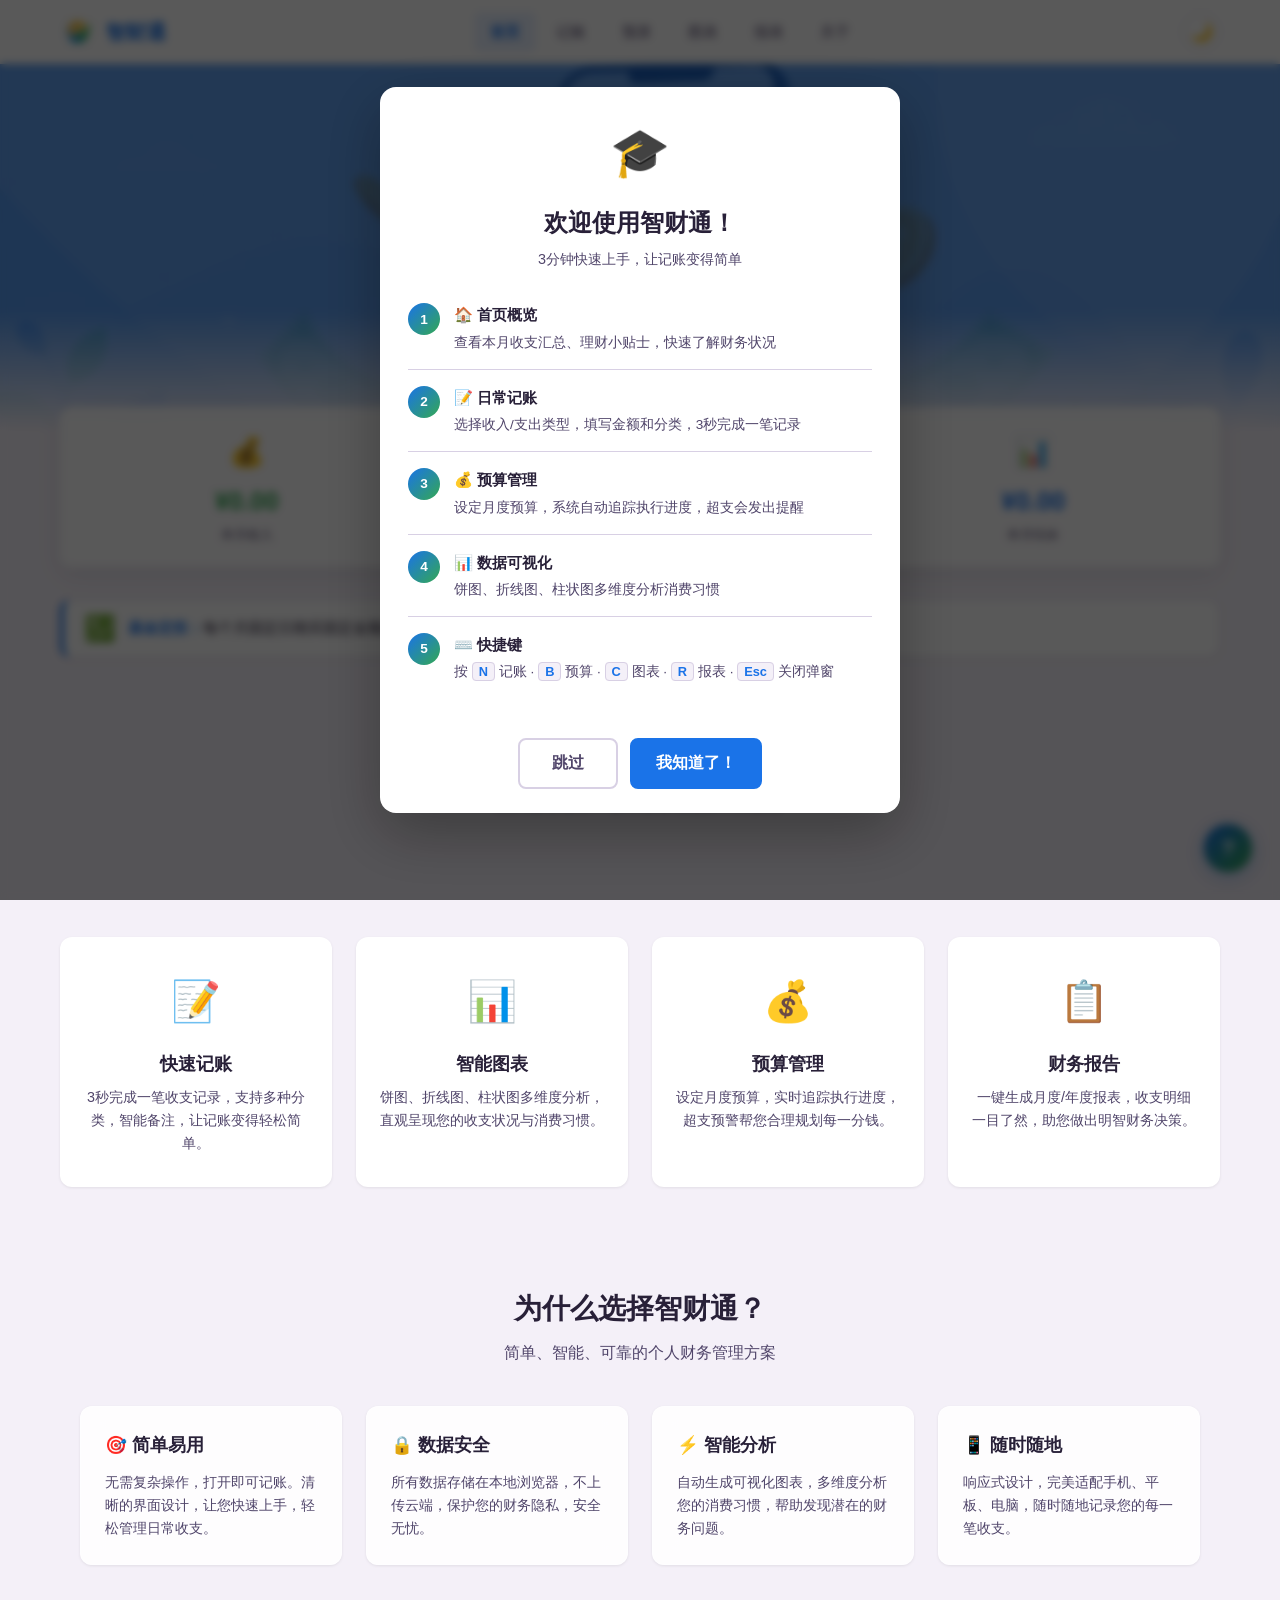
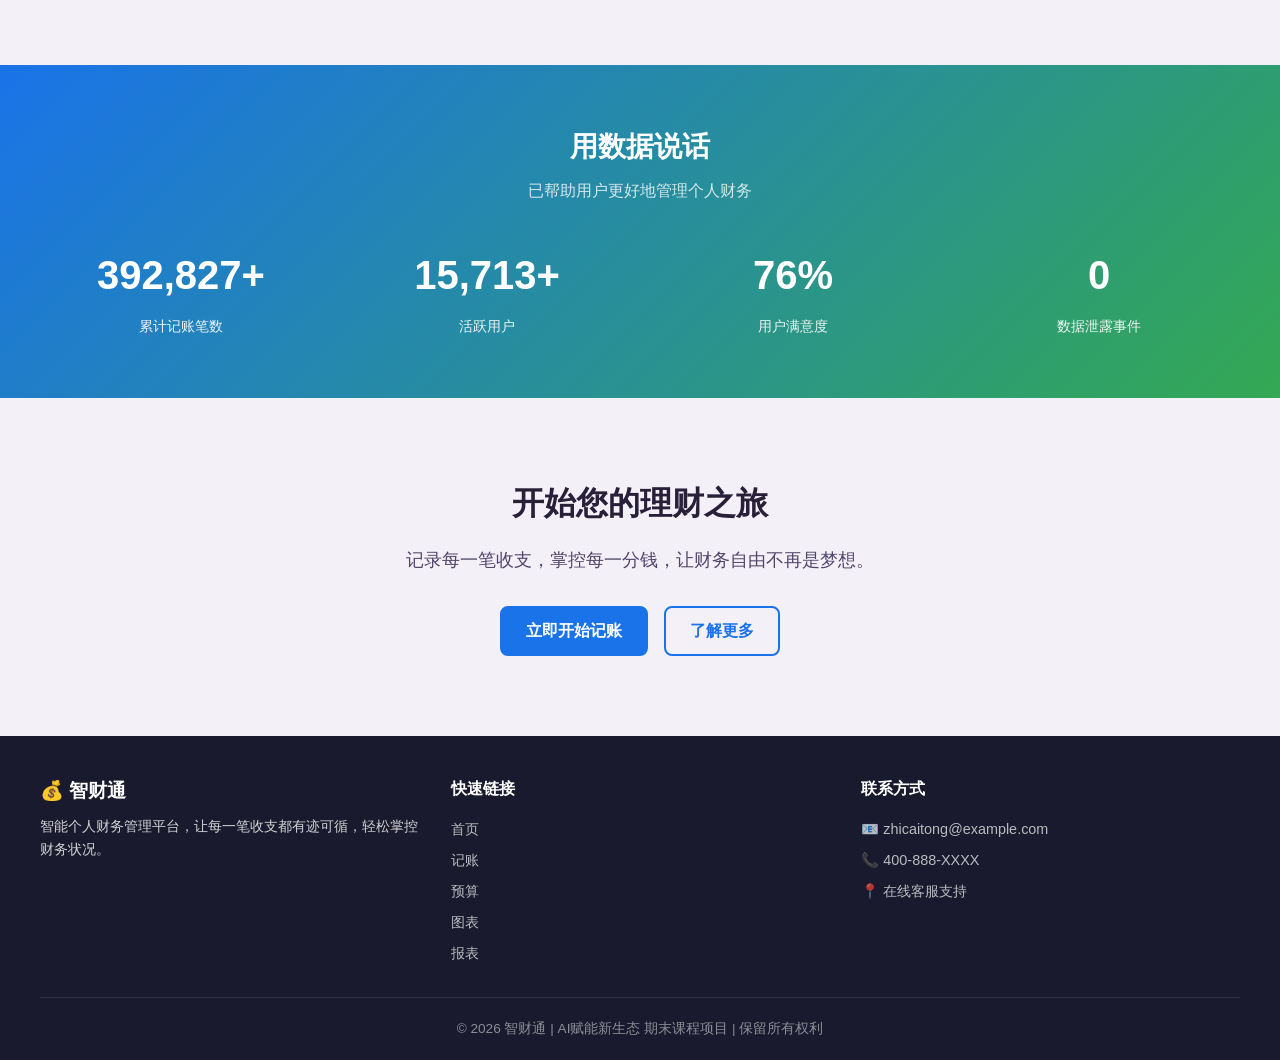
<file: index.html>
<!DOCTYPE html>
<html lang="zh-CN">
<head>
<meta charset="UTF-8">
  <meta name="viewport" content="width=device-width, initial-scale=1.0, maximum-scale=1.0, user-scalable=no">
  <link rel="manifest" href="manifest.json">
  <meta name="theme-color" content="#1a73e8">
  <meta name="apple-mobile-web-app-capable" content="yes">
  <meta name="apple-mobile-web-app-status-bar-style" content="default">
  <meta name="apple-mobile-web-app-title" content="智财通">
  <link rel="apple-touch-icon" href="images/logo.jpg">
  <title>智财通 - 个人财务智能管理平台</title>
  <link rel="stylesheet" href="css/style.css">
  <link rel="stylesheet" href="https://cdn.bootcdn.net/ajax/libs/font-awesome/4.7.0/css/font-awesome.min.css">
</head>
<body>
  <!-- 导航栏 -->
  <nav class="navbar">
    <div class="navbar__inner">
      <a href="index.html" class="navbar__logo">
        <img src="images/logo.jpg" alt="智财通" class="navbar__logo-img">
        <span class="navbar__logo-text">智财通</span>
      </a>
      <input type="checkbox" id="nav-toggle" class="navbar__toggle-checkbox">
      <label for="nav-toggle" class="navbar__hamburger">
        <span class="navbar__hamburger-line"></span>
        <span class="navbar__hamburger-line"></span>
        <span class="navbar__hamburger-line"></span>
      </label>
      <div class="navbar__links">
        <a href="index.html" class="navbar__link navbar__link--active">首页</a>
        <a href="record.html" class="navbar__link">记账</a>
        <a href="budget.html" class="navbar__link">预算</a>
        <a href="chart.html" class="navbar__link">图表</a>
        <a href="report.html" class="navbar__link">报表</a>
        <a href="about.html" class="navbar__link">关于</a>
      </div>
    </div>
  </nav>

  <!-- Hero 区域 -->
  <header class="hero">
    <img src="images/hero-bg.jpg" alt="" class="hero__bg-img">
    <div class="hero__content container">
      <h1 class="hero__slogan">每一笔，都算数</h1>
      <p class="hero__subtitle">智能记账 · 轻松理财 · 掌控未来</p>
      <div class="hero__buttons">
        <a href="record.html" class="btn btn--white">
          <i class="fa fa-edit"></i> 开始记账
        </a>
        <a href="report.html" class="btn btn--secondary">
          <i class="fa fa-line-chart"></i> 查看报表
        </a>
      </div>
    </div>
  </header>

  <!-- 核心功能区 -->
  <main>
    <!-- 优化9: 首页数据概览卡片 -->
    <div class="home-stats" id="home-stats">
      <!-- 由 JS 动态渲染 -->
      <div class="home-stat-card"><div class="home-stat-card__icon">💰</div><div class="home-stat-card__value">加载中...</div><div class="home-stat-card__label">本月收入</div></div>
      <div class="home-stat-card"><div class="home-stat-card__icon">💸</div><div class="home-stat-card__value">加载中...</div><div class="home-stat-card__label">本月支出</div></div>
      <div class="home-stat-card"><div class="home-stat-card__icon">📊</div><div class="home-stat-card__value">加载中...</div><div class="home-stat-card__label">本月结余</div></div>
    </div>

    <!-- 优化8: 每日理财小贴士 -->
    <div id="daily-tip-home" style="max-width: var(--max-width); margin: 32px auto 0; padding: 0 20px;"></div>

    <section class="container home-features" style="padding-top: 40px; padding-bottom: 20px;">
      <h2 class="section-title">核心功能</h2>
      <p class="section-subtitle">四大核心模块，全方位管理您的个人财务</p>
    </section>
    
    <section class="feature-grid">
      <div class="feature-grid__item">
        <span class="feature-grid__icon">📝</span>
        <h3 class="feature-grid__title">快速记账</h3>
        <p class="feature-grid__desc">3秒完成一笔收支记录，支持多种分类，智能备注，让记账变得轻松简单。</p>
      </div>
      
      <div class="feature-grid__item">
        <span class="feature-grid__icon">📊</span>
        <h3 class="feature-grid__title">智能图表</h3>
        <p class="feature-grid__desc">饼图、折线图、柱状图多维度分析，直观呈现您的收支状况与消费习惯。</p>
      </div>
      
      <div class="feature-grid__item">
        <span class="feature-grid__icon">💰</span>
        <h3 class="feature-grid__title">预算管理</h3>
        <p class="feature-grid__desc">设定月度预算，实时追踪执行进度，超支预警帮您合理规划每一分钱。</p>
      </div>
      
      <div class="feature-grid__item">
        <span class="feature-grid__icon">📋</span>
        <h3 class="feature-grid__title">财务报告</h3>
        <p class="feature-grid__desc">一键生成月度/年度报表，收支明细一目了然，助您做出明智财务决策。</p>
      </div>
    </section>

    <!-- 产品亮点 -->
    <section style="padding: 40px 20px; max-width: var(--max-width); margin: 0 auto;">
      <h2 class="section-title">为什么选择智财通？</h2>
      <p class="section-subtitle">简单、智能、可靠的个人财务管理方案</p>
      
      <div class="feature-grid" style="padding-top: 0;">
        <div class="card">
          <div class="card__body">
            <h3 class="card__title">🎯 简单易用</h3>
            <p style="color: var(--color-text-secondary); font-size: 0.9rem; line-height: 1.6;">
              无需复杂操作，打开即可记账。清晰的界面设计，让您快速上手，轻松管理日常收支。
            </p>
          </div>
        </div>
        
        <div class="card">
          <div class="card__body">
            <h3 class="card__title">🔒 数据安全</h3>
            <p style="color: var(--color-text-secondary); font-size: 0.9rem; line-height: 1.6;">
              所有数据存储在本地浏览器，不上传云端，保护您的财务隐私，安全无忧。
            </p>
          </div>
        </div>
        
        <div class="card">
          <div class="card__body">
            <h3 class="card__title">⚡ 智能分析</h3>
            <p style="color: var(--color-text-secondary); font-size: 0.9rem; line-height: 1.6;">
              自动生成可视化图表，多维度分析您的消费习惯，帮助发现潜在的财务问题。
            </p>
          </div>
        </div>
        
        <div class="card">
          <div class="card__body">
            <h3 class="card__title">📱 随时随地</h3>
            <p style="color: var(--color-text-secondary); font-size: 0.9rem; line-height: 1.6;">
              响应式设计，完美适配手机、平板、电脑，随时随地记录您的每一笔收支。
            </p>
          </div>
        </div>
      </div>
    </section>

    <!-- 统计数据 -->
    <section style="background: linear-gradient(135deg, #1a73e8 0%, #34a853 100%); padding: 60px 20px; color: white; text-align: center;">
      <div style="max-width: var(--max-width); margin: 0 auto;">
        <h2 class="section-title" style="color: white;">用数据说话</h2>
        <p class="section-subtitle" style="color: rgba(255,255,255,0.8); margin-bottom: 40px;">已帮助用户更好地管理个人财务</p>
        
        <div style="display: grid; grid-template-columns: repeat(auto-fit, minmax(150px, 1fr)); gap: 24px;">
          <div>
            <div style="font-size: 2.5rem; font-weight: 800; margin-bottom: 8px;" class="animate-stat" data-target="500000" data-suffix="+">0</div>
            <div style="font-size: 0.9rem; opacity: 0.9;">累计记账笔数</div>
          </div>
          <div>
            <div style="font-size: 2.5rem; font-weight: 800; margin-bottom: 8px;" class="animate-stat" data-target="20000" data-suffix="+">0</div>
            <div style="font-size: 0.9rem; opacity: 0.9;">活跃用户</div>
          </div>
          <div>
            <div style="font-size: 2.5rem; font-weight: 800; margin-bottom: 8px;" class="animate-stat" data-target="98" data-suffix="%">0</div>
            <div style="font-size: 0.9rem; opacity: 0.9;">用户满意度</div>
          </div>
          <div>
            <div style="font-size: 2.5rem; font-weight: 800; margin-bottom: 8px;">0</div>
            <div style="font-size: 0.9rem; opacity: 0.9;">数据泄露事件</div>
          </div>
        </div>
      </div>
    </section>

    <!-- CTA -->
    <section style="padding: 80px 20px; text-align: center; background: var(--color-bg);">
      <div style="max-width: 600px; margin: 0 auto;">
        <h2 style="font-size: 2rem; font-weight: 800; margin-bottom: 1rem;">开始您的理财之旅</h2>
        <p style="color: var(--color-text-secondary); margin-bottom: 2rem; font-size: 1.1rem;">
          记录每一笔收支，掌控每一分钱，让财务自由不再是梦想。
        </p>
        <div style="display: flex; justify-content: center; gap: 16px; flex-wrap: wrap;">
          <a href="record.html" class="btn btn--primary">立即开始记账</a>
          <a href="about.html" class="btn" style="border: 2px solid var(--color-primary); color: var(--color-primary);">了解更多</a>
        </div>
      </div>
    </section>
  </main>

  <!-- 页脚 -->
  <footer class="footer">
    <div class="footer__inner">
      <div class="footer__grid">
        <div>
          <p class="footer__brand">💰 智财通</p>
          <p class="footer__desc">智能个人财务管理平台，让每一笔收支都有迹可循，轻松掌控财务状况。</p>
        </div>
        <div>
          <p class="footer__title">快速链接</p>
          <div class="footer__links">
            <a href="index.html" class="footer__link">首页</a>
            <a href="record.html" class="footer__link">记账</a>
            <a href="budget.html" class="footer__link">预算</a>
            <a href="chart.html" class="footer__link">图表</a>
            <a href="report.html" class="footer__link">报表</a>
          </div>
        </div>
        <div>
          <p class="footer__title">联系方式</p>
          <div class="footer__links">
            <span class="footer__link">📧 zhicaitong@example.com</span>
            <span class="footer__link">📞 400-888-XXXX</span>
            <span class="footer__link">📍 在线客服支持</span>
          </div>
        </div>
      </div>
      <div class="footer__bottom">
        © 2026 智财通 | AI赋能新生态 期末课程项目 | 保留所有权利
      </div>
    </div>
  </footer>

  <script src="js/main.js"></script>
  <script>
    function initIndexPage() {
      initDefaultRecords().then(function() {
        renderHomeStats();
        showDailyTip('#daily-tip-home');
      });

      // 优化4: 首页统计数字滚动动画
      var statEls = document.querySelectorAll('.animate-stat');
      var observer = new IntersectionObserver(function(entries) {
        entries.forEach(function(entry) {
          if (entry.isIntersecting) {
            var el = entry.target;
            var target = parseInt(el.getAttribute('data-target'));
            var suffix = el.getAttribute('data-suffix') || '';
            var duration = 1500;
            var start = 0;
            var startTime = null;
            function step(ts) {
              if (!startTime) startTime = ts;
              var progress = Math.min((ts - startTime) / duration, 1);
              var eased = 1 - Math.pow(2, -10 * progress);
              var current = Math.floor(start + (target - start) * eased);
              el.textContent = current.toLocaleString() + suffix;
              if (progress < 1) requestAnimationFrame(step);
              else el.textContent = target.toLocaleString() + suffix;
            }
            requestAnimationFrame(step);
            observer.unobserve(el);
          }
        });
      }, { threshold: 0.3 });
      statEls.forEach(function(el) { observer.observe(el); });
    }

    document.addEventListener('DOMContentLoaded', initIndexPage);

    // bfcache 恢复时刷新数据（浏览器后退/前进）
    window.addEventListener('pageshow', function(e) {
      if (e.persisted) {
        renderHomeStats();
        showDailyTip('#daily-tip-home');
      }
    });
  </script>

  <!-- 注册 Service Worker -->
  <script>
  if ('serviceWorker' in navigator) {
    navigator.serviceWorker.register('sw.js').catch(function() {});
  }
  </script>
</body>
</html>
</file>
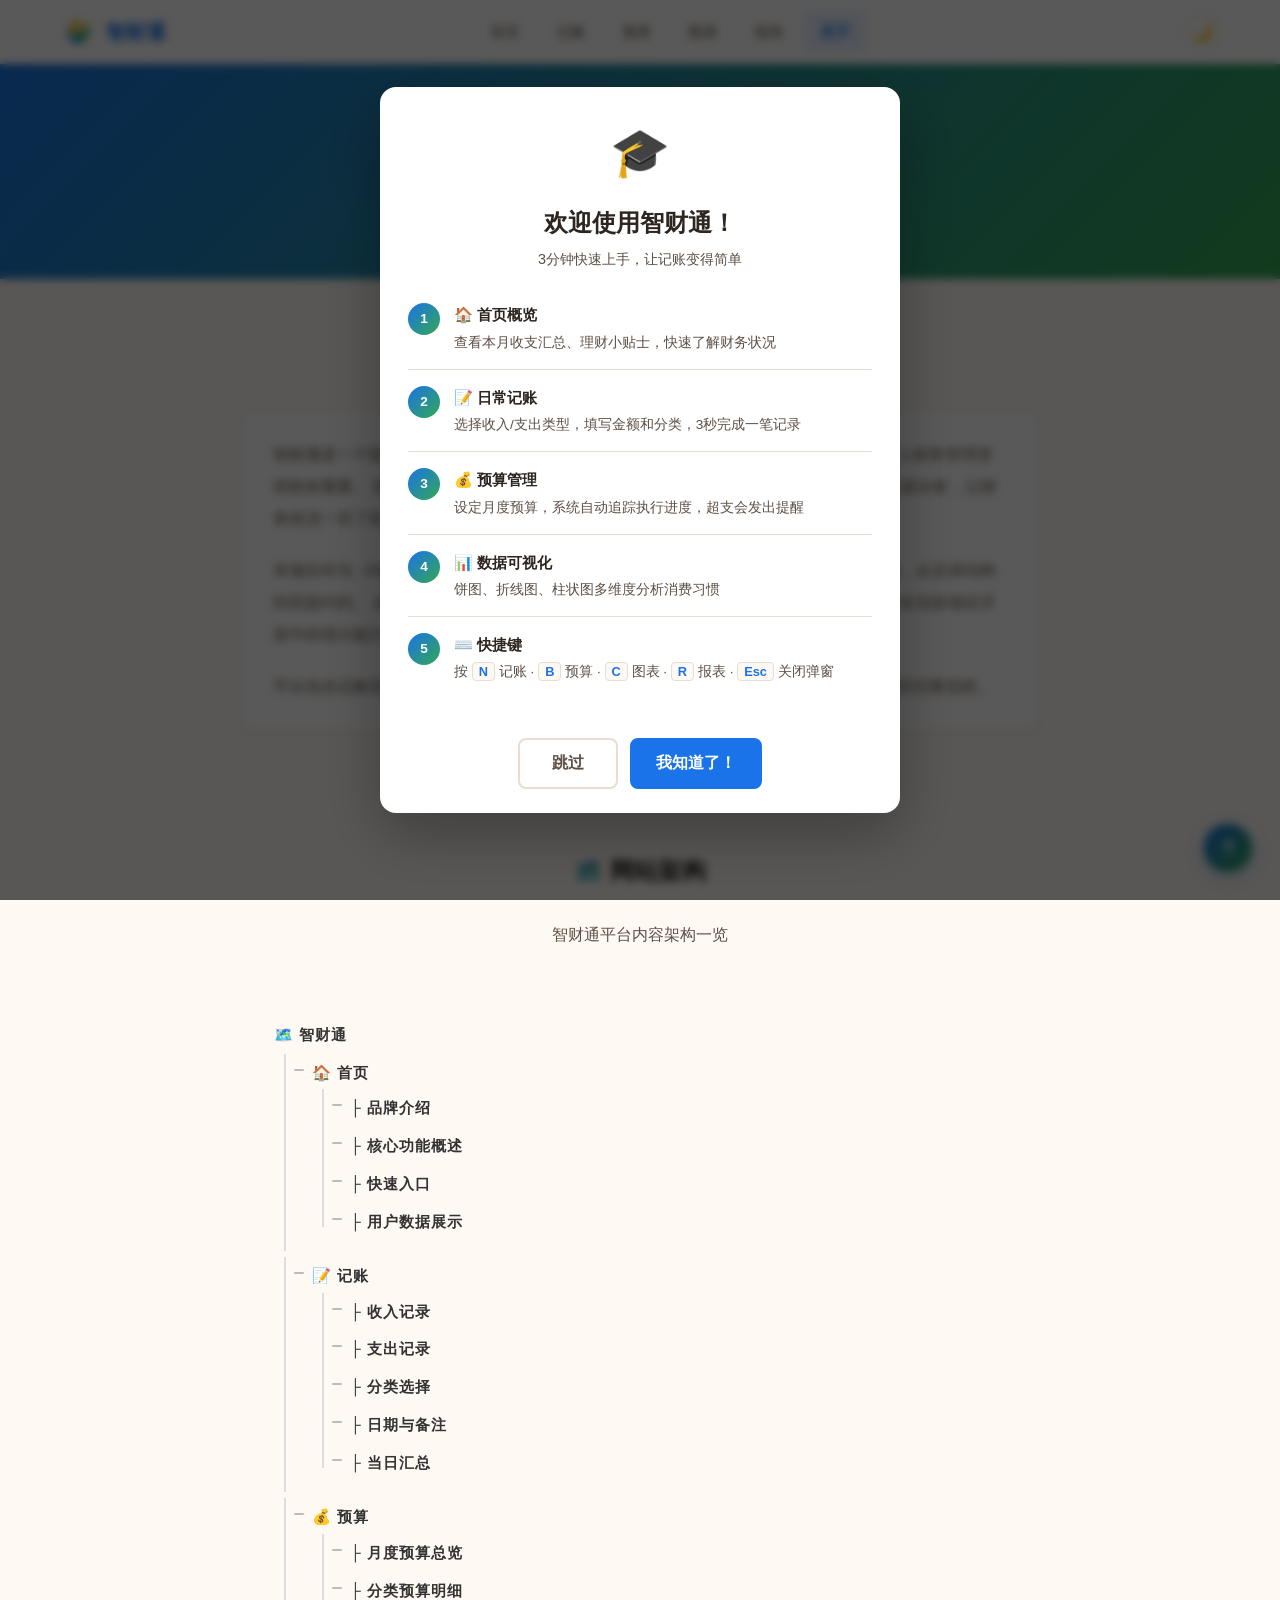
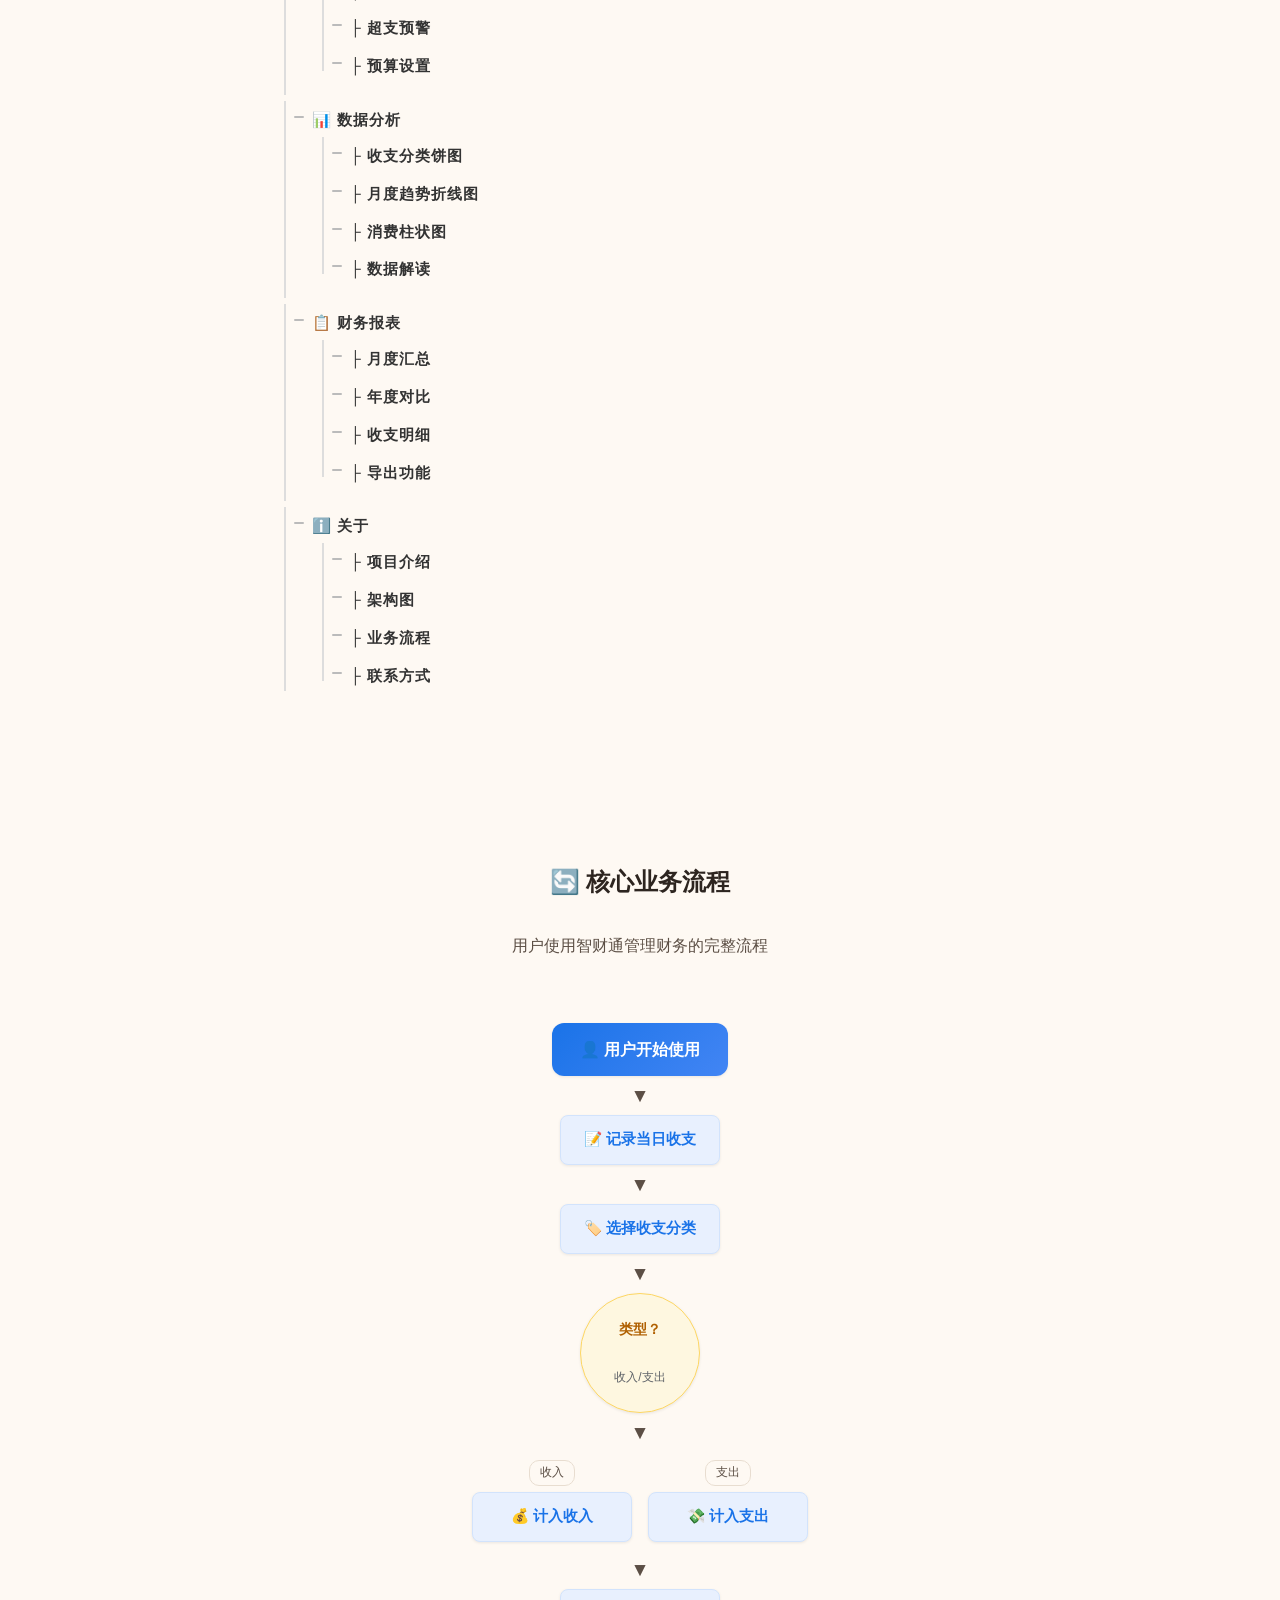
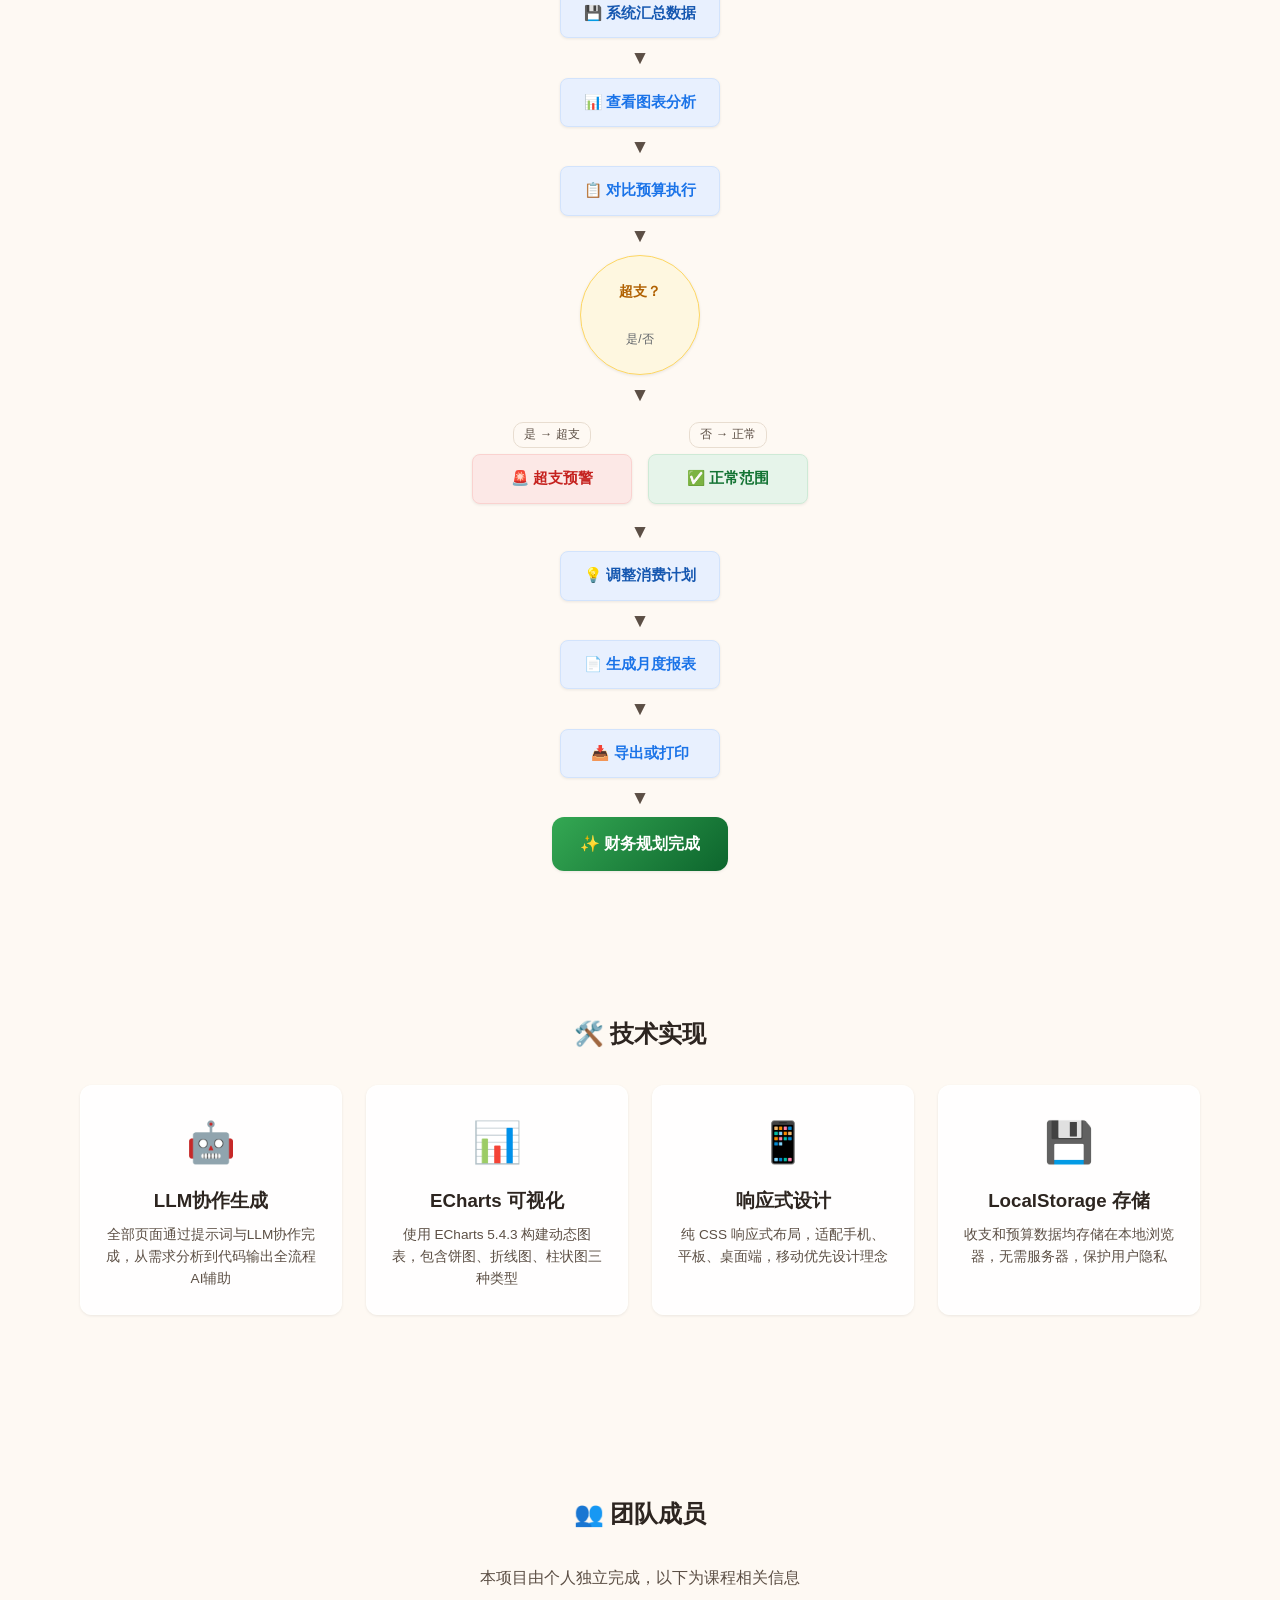
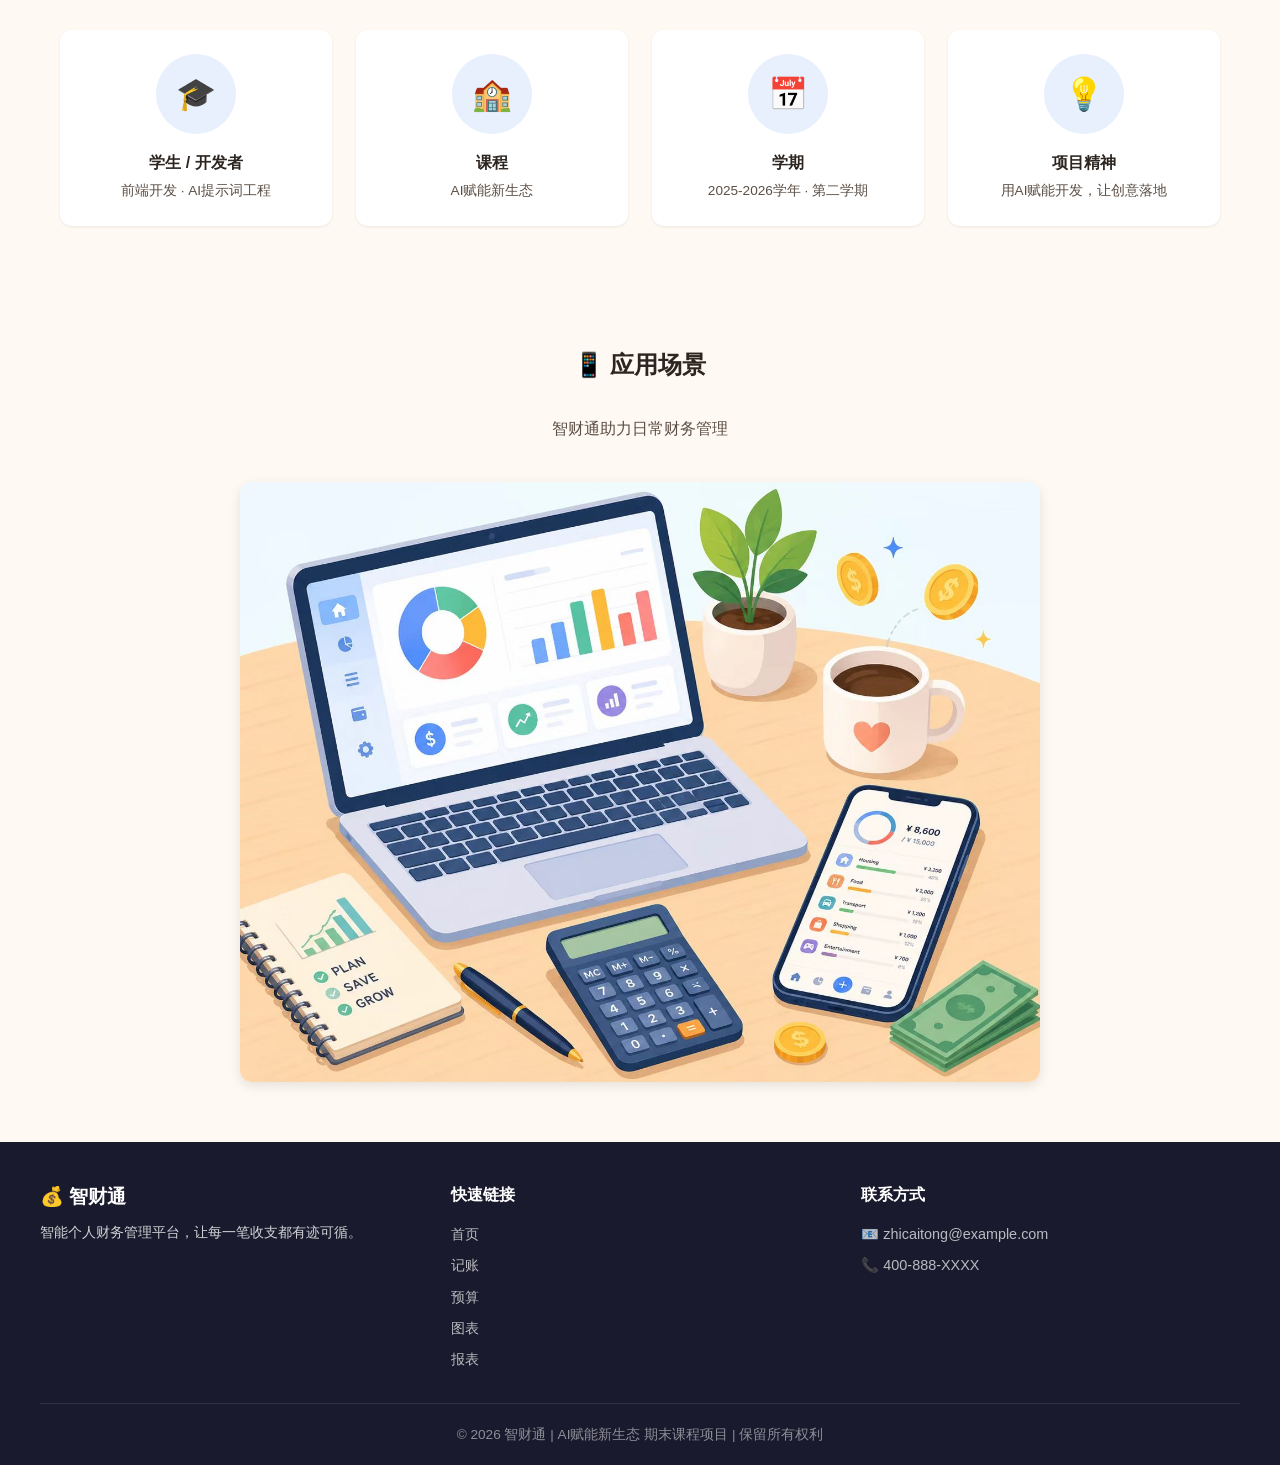
<file: about.html>
<!DOCTYPE html>
<html lang="zh-CN">
<head>
<meta charset="UTF-8">
  <meta name="viewport" content="width=device-width, initial-scale=1.0, maximum-scale=1.0, user-scalable=no">
  <link rel="manifest" href="manifest.json">
  <meta name="theme-color" content="#1a73e8">
  <meta name="apple-mobile-web-app-capable" content="yes">
  <meta name="apple-mobile-web-app-status-bar-style" content="default">
  <meta name="apple-mobile-web-app-title" content="智财通">
  <link rel="apple-touch-icon" href="images/logo.jpg">
  <title>关于 - 智财通</title>
  <link rel="stylesheet" href="css/style.css">
  <link rel="stylesheet" href="https://cdn.bootcdn.net/ajax/libs/font-awesome/4.7.0/css/font-awesome.min.css">
</head>
<body>
  <!-- 导航栏 -->
  <nav class="navbar">
    <div class="navbar__inner">
      <a href="index.html" class="navbar__logo">
        <img src="images/logo.jpg" alt="智财通" class="navbar__logo-img">
        <span class="navbar__logo-text">智财通</span>
      </a>
      <input type="checkbox" id="nav-toggle" class="navbar__toggle-checkbox">
      <label for="nav-toggle" class="navbar__hamburger">
        <span class="navbar__hamburger-line"></span>
        <span class="navbar__hamburger-line"></span>
        <span class="navbar__hamburger-line"></span>
      </label>
      <div class="navbar__links">
        <a href="index.html" class="navbar__link">首页</a>
        <a href="record.html" class="navbar__link">记账</a>
        <a href="budget.html" class="navbar__link">预算</a>
        <a href="chart.html" class="navbar__link">图表</a>
        <a href="report.html" class="navbar__link">报表</a>
        <a href="about.html" class="navbar__link navbar__link--active">关于</a>
      </div>
    </div>
  </nav>

  <!-- Hero -->
  <div class="about-hero">
    <div class="container">
      <h1 class="about-hero__title">关于智财通</h1>
      <p class="about-hero__desc">《AI赋能新生态》期末大作业 · 个人财务智能管理平台</p>
    </div>
  </div>

  <!-- 项目介绍 -->
  <section class="about-section">
    <h2 class="about-section__title">📖 项目介绍</h2>
    <div class="about-intro">
      <p>
        智财通是一个面向个人用户打造的智能财务记账管理平台。在当今消费多元化的时代，个人财务管理变得愈发重要。
        我们希望通过这个平台，帮助用户轻松记录每一笔收支，借助智能图表和数据分析，让财务状况一目了然。
      </p>
      <p>
        本项目作为《AI赋能新生态》课程的期末大作业，全程采用 LLM（大语言模型）协作生成，从目录结构到页面代码、
        从数据模拟到可视化图表，每个环节都充分利用了AI提示词工程，展示了AI在实际项目开发中的强大能力。
      </p>
      <p>
        平台包含记账录入、预算管理、数据分析和财务报表四大核心功能，覆盖了个人财务管理的完整流程。
      </p>
    </div>
  </section>

  <!-- 网站架构思维导图（Markmap） -->
  <section class="about-section" style="background: var(--color-bg);">
    <h2 class="about-section__title">🗺️ 网站架构</h2>
    <p class="section-subtitle">智财通平台内容架构一览</p>
    <div class="tree-map" id="treeMap"></div>
  </section>

  <!-- 核心业务流程图（纯CSS实现，无CDN依赖） -->
  <section class="about-section">
    <h2 class="about-section__title">🔄 核心业务流程</h2>
    <p class="section-subtitle">用户使用智财通管理财务的完整流程</p>
    <div class="flowchart" id="flowChart"></div>
  </section>

  <!-- 技术栈说明 -->
  <section class="about-section">
    <h2 class="about-section__title">🛠️ 技术实现</h2>
    <div class="feature-grid about-team" style="padding-top: 0;">
      <div class="card">
        <div class="card__body" style="text-align: center;">
          <div style="font-size: 2.5rem; margin-bottom: 0.75rem;">🤖</div>
          <h3 style="font-weight: 700; margin-bottom: 0.5rem;">LLM协作生成</h3>
          <p style="font-size: 0.85rem; color: var(--color-text-secondary);">
            全部页面通过提示词与LLM协作完成，从需求分析到代码输出全流程AI辅助
          </p>
        </div>
      </div>
      <div class="card">
        <div class="card__body" style="text-align: center;">
          <div style="font-size: 2.5rem; margin-bottom: 0.75rem;">📊</div>
          <h3 style="font-weight: 700; margin-bottom: 0.5rem;">ECharts 可视化</h3>
          <p style="font-size: 0.85rem; color: var(--color-text-secondary);">
            使用 ECharts 5.4.3 构建动态图表，包含饼图、折线图、柱状图三种类型
          </p>
        </div>
      </div>
      <div class="card">
        <div class="card__body" style="text-align: center;">
          <div style="font-size: 2.5rem; margin-bottom: 0.75rem;">📱</div>
          <h3 style="font-weight: 700; margin-bottom: 0.5rem;">响应式设计</h3>
          <p style="font-size: 0.85rem; color: var(--color-text-secondary);">
            纯 CSS 响应式布局，适配手机、平板、桌面端，移动优先设计理念
          </p>
        </div>
      </div>
      <div class="card">
        <div class="card__body" style="text-align: center;">
          <div style="font-size: 2.5rem; margin-bottom: 0.75rem;">💾</div>
          <h3 style="font-weight: 700; margin-bottom: 0.5rem;">LocalStorage 存储</h3>
          <p style="font-size: 0.85rem; color: var(--color-text-secondary);">
            收支和预算数据均存储在本地浏览器，无需服务器，保护用户隐私
          </p>
        </div>
      </div>
    </div>
  </section>

  <!-- 团队成员 -->
  <section class="about-section" style="background: var(--color-bg);">
    <h2 class="about-section__title">👥 团队成员</h2>
    <p class="section-subtitle">本项目由个人独立完成，以下为课程相关信息</p>
    <div class="about-team">
      <div class="about-team__member">
        <div class="about-team__avatar">🎓</div>
        <div class="about-team__name">学生 / 开发者</div>
        <div class="about-team__role">前端开发 · AI提示词工程</div>
      </div>
      <div class="about-team__member">
        <div class="about-team__avatar">🏫</div>
        <div class="about-team__name">课程</div>
        <div class="about-team__role">AI赋能新生态</div>
      </div>
      <div class="about-team__member">
        <div class="about-team__avatar">📅</div>
        <div class="about-team__name">学期</div>
        <div class="about-team__role">2025-2026学年 · 第二学期</div>
      </div>
      <div class="about-team__member">
        <div class="about-team__avatar">💡</div>
        <div class="about-team__name">项目精神</div>
        <div class="about-team__role">用AI赋能开发，让创意落地</div>
      </div>
    </div>
  </section>

  <!-- 应用场景展示 -->
  <section class="about-section">
    <h2 class="about-section__title">📱 应用场景</h2>
    <p class="section-subtitle">智财通助力日常财务管理</p>
    <div style="max-width: 800px; margin: 0 auto; text-align: center;">
      <img src="images/app-scene.jpg" alt="智财通应用场景" style="max-width: 100%; border-radius: var(--radius-lg); box-shadow: var(--shadow-md);">
    </div>
  </section>

  <!-- 页脚 -->
  <footer class="footer">
    <div class="footer__inner">
      <div class="footer__grid">
        <div>
          <p class="footer__brand">💰 智财通</p>
          <p class="footer__desc">智能个人财务管理平台，让每一笔收支都有迹可循。</p>
        </div>
        <div>
          <p class="footer__title">快速链接</p>
          <div class="footer__links">
            <a href="index.html" class="footer__link">首页</a>
            <a href="record.html" class="footer__link">记账</a>
            <a href="budget.html" class="footer__link">预算</a>
            <a href="chart.html" class="footer__link">图表</a>
            <a href="report.html" class="footer__link">报表</a>
          </div>
        </div>
        <div>
          <p class="footer__title">联系方式</p>
          <div class="footer__links">
            <span class="footer__link">📧 zhicaitong@example.com</span>
            <span class="footer__link">📞 400-888-XXXX</span>
          </div>
        </div>
      </div>
      <div class="footer__bottom">
        © 2026 智财通 | AI赋能新生态 期末课程项目 | 保留所有权利
      </div>
    </div>
  </footer>

  <!-- 网站架构树形图（纯CSS+JS实现） -->
  <style>
    .tree-map {
      max-width: 800px; margin: 0 auto; padding: 24px 16px;
      font-family: -apple-system, BlinkMacSystemFont, "Segoe UI", Roboto, sans-serif;
    }
    .tree-map ul { list-style: none; padding-left: 20px; margin: 4px 0; }
    .tree-map > ul { padding-left: 0; }
    .tree-map li { position: relative; padding: 6px 0 6px 18px; line-height: 1.7; font-size: 0.95rem; color: #333; }
    .tree-map li::before { content: ''; position: absolute; left: 0; top: 15px; width: 10px; height: 2px; background: #bbb; border-radius: 1px; }
    .tree-map > ul > li::before { display: none; }
    .tree-map li:last-child::after { content: ''; position: absolute; left: -10px; top: 0; width: 2px; height: calc(100% - 14px); background: #ddd; }
    .tree-map li:only-child::after { display: none; }
    .tree-map li:not(:last-child)::after { content: ''; position: absolute; left: -10px; top: 0; width: 2px; height: 100%; background: #ddd; }
    .tree-root { font-size: 1.3rem; font-weight: 700; color: #1a73e8; padding: 12px 0 8px; letter-spacing: 1px; }
    .tree-lv1 { font-size: 1.08rem; font-weight: 600; color: #34a853; margin-top: 6px; }
    .tree-lv2 { font-size: 0.93rem; color: #5f6368; }
    .tree-icon { margin-right: 5px; }
  </style>
  <script>
    (function(){
      // 纯JS生成架构树
      var data = {
        name: '🗺️ 智财通', cls: 'tree-root', children: [
          { name: '🏠 首页', cls: 'tree-lv1', children: ['品牌介绍','核心功能概述','快速入口','用户数据展示'] },
          { name: '📝 记账', cls: 'tree-lv1', children: ['收入记录','支出记录','分类选择','日期与备注','当日汇总'] },
          { name: '💰 预算', cls: 'tree-lv1', children: ['月度预算总览','分类预算明细','超支预警','预算设置'] },
          { name: '📊 数据分析', cls: 'tree-lv1', children: ['收支分类饼图','月度趋势折线图','消费柱状图','数据解读'] },
          { name: '📋 财务报表', cls: 'tree-lv1', children: ['月度汇总','年度对比','收支明细','导出功能'] },
          { name: 'ℹ️ 关于', cls: 'tree-lv1', children: ['项目介绍','架构图','业务流程','联系方式'] }
        ]
      };
      function buildTree(node) {
        if (typeof node === 'string') return '<li class="tree-lv2"><span class="tree-icon">├</span>' + node + '</li>';
        var html = '<li class="' + (node.cls||'') + '">' + node.name;
        if (node.children && node.children.length) {
          html += '<ul>';
          for (var i=0;i<node.children.length;i++) html += buildTree(node.children[i]);
          html += '</ul>';
        }
        html += '</li>';
        return html;
      }
      var el = document.getElementById('treeMap');
      if (el) el.innerHTML = '<ul>' + buildTree(data) + '</ul>';
    })();
  </script>

  <!-- 纯CSS业务流程图 -->
  <style>
    .flowchart { max-width: 800px; margin: 0 auto; padding: 24px 16px; font-family: var(--font-stack); }
    .flow-step {
      display: flex; align-items: center; justify-content: center; gap: 0;
      padding: 12px 20px;
      border-radius: var(--radius-md);
      font-size: 0.92rem; font-weight: 600; text-align: center;
      transition: all 0.25s ease; cursor: default; position: relative;
      min-width: 160px; box-shadow: var(--shadow-sm);
    }
    .flow-step:hover { transform: translateY(-2px); box-shadow: var(--shadow-md); }
    .flow-start { background: linear-gradient(135deg, #1a73e8, #4285f4); color: white; border-radius: 12px; padding: 14px 28px; font-size: 1rem; }
    .flow-normal { background: #e8f0fe; color: #1a73e8; border: 1.5px solid #d2e3fc; }
    .flow-decision { background: #fef7e0; color: #b06000; border: 1.5px solid #fdd663; border-radius: 50%; width: 120px; height: 120px; display: flex; align-items: center; justify-content: center; flex-direction: column; min-width: auto; }
    .flow-warn { background: #fce8e6; color: #c5221f; border: 1.5px solid #fad2cf; }
    .flow-ok { background: #e6f4ea; color: #137333; border: 1.5px solid #ceead6; }
    .flow-end { background: linear-gradient(135deg, #34a853, #0d652d); color: white; border-radius: 12px; padding: 14px 28px; font-size: 1rem; }
    [data-theme="dark"] .flow-normal { background: #1a2a4a; color: #8ab4f8; border-color: #2a3f6a; }
    [data-theme="dark"] .flow-decision { background: #3a3010; color: #fdd663; border-color: #5a4a18; }
    [data-theme="dark"] .flow-warn { background: #3a1515; color: #f28b82; border-color: #5a2222; }
    [data-theme="dark"] .flow-ok { background: #1a3020; color: #81c995; border-color: #2a5035; }
    .flow-row { display: flex; align-items: center; justify-content: center; gap: 8px; flex-wrap: wrap; margin: 6px 0; }
    .flow-arrow { font-size: 1.4rem; color: var(--color-text-secondary); font-weight: 400; flex-shrink: 0; }
    .flow-arrow-down { display: flex; flex-direction: column; align-items: center; color: var(--color-text-secondary); font-size: 1.2rem; margin: 4px 0; line-height: 1; }
    .flow-branch { display: flex; align-items: flex-start; gap: 16px; justify-content: center; flex-wrap: wrap; margin: 8px 0; }
    .flow-branch-col { display: flex; flex-direction: column; align-items: center; gap: 6px; }
    .flow-label { font-size: 0.78rem; color: var(--color-text-secondary); background: var(--color-bg); padding: 2px 10px; border-radius: 10px; border: 1px solid var(--color-border); }
    .flow-center { display: flex; flex-direction: column; align-items: center; gap: 6px; }
  </style>
  <script>
    (function(){
      var fc = document.getElementById('flowChart');
      if (!fc) return;
      fc.innerHTML =
        '<div class="flow-center">' +
          '<div class="flow-step flow-start">👤 用户开始使用</div>' +
          '<div class="flow-arrow-down">▼</div>' +
          '<div class="flow-step flow-normal">📝 记录当日收支</div>' +
          '<div class="flow-arrow-down">▼</div>' +
          '<div class="flow-step flow-normal">🏷️ 选择收支分类</div>' +
          '<div class="flow-arrow-down">▼</div>' +
          '<div class="flow-step flow-decision"><span style="font-size:0.85rem;">类型？</span><br><span style="font-size:0.75rem;font-weight:400;color:#5f6368;margin-top:4px;">收入/支出</span></div>' +
          '<div class="flow-arrow-down">▼</div>' +
          '<div class="flow-branch">' +
            '<div class="flow-branch-col">' +
              '<span class="flow-label">收入</span>' +
              '<div class="flow-step flow-normal">💰 计入收入</div>' +
            '</div>' +
            '<div class="flow-branch-col">' +
              '<span class="flow-label">支出</span>' +
              '<div class="flow-step flow-normal">💸 计入支出</div>' +
            '</div>' +
          '</div>' +
          '<div class="flow-arrow-down">▼</div>' +
          '<div class="flow-step flow-normal" style="background:#e8f0fe;color:#1557b0;">💾 系统汇总数据</div>' +
          '<div class="flow-arrow-down">▼</div>' +
          '<div class="flow-step flow-normal">📊 查看图表分析</div>' +
          '<div class="flow-arrow-down">▼</div>' +
          '<div class="flow-step flow-normal">📋 对比预算执行</div>' +
          '<div class="flow-arrow-down">▼</div>' +
          '<div class="flow-step flow-decision"><span style="font-size:0.85rem;">超支？</span><br><span style="font-size:0.75rem;font-weight:400;color:#5f6368;margin-top:4px;">是/否</span></div>' +
          '<div class="flow-arrow-down">▼</div>' +
          '<div class="flow-branch">' +
            '<div class="flow-branch-col">' +
              '<span class="flow-label">是 → 超支</span>' +
              '<div class="flow-step flow-warn">🚨 超支预警</div>' +
            '</div>' +
            '<div class="flow-branch-col">' +
              '<span class="flow-label">否 → 正常</span>' +
              '<div class="flow-step flow-ok">✅ 正常范围</div>' +
            '</div>' +
          '</div>' +
          '<div class="flow-arrow-down">▼</div>' +
          '<div class="flow-step flow-normal" style="background:#e8f0fe;color:#1557b0;">💡 调整消费计划</div>' +
          '<div class="flow-arrow-down">▼</div>' +
          '<div class="flow-step flow-normal">📄 生成月度报表</div>' +
          '<div class="flow-arrow-down">▼</div>' +
          '<div class="flow-step flow-normal">📥 导出或打印</div>' +
          '<div class="flow-arrow-down">▼</div>' +
          '<div class="flow-step flow-end">✨ 财务规划完成</div>' +
        '</div>';
    })();
  </script>

  <script src="js/main.js"></script>

  <!-- 注册 Service Worker -->
  <script>
  if ('serviceWorker' in navigator) {
    navigator.serviceWorker.register('sw.js').catch(function() {});
  }
  </script>
</body>
</html>
</file>
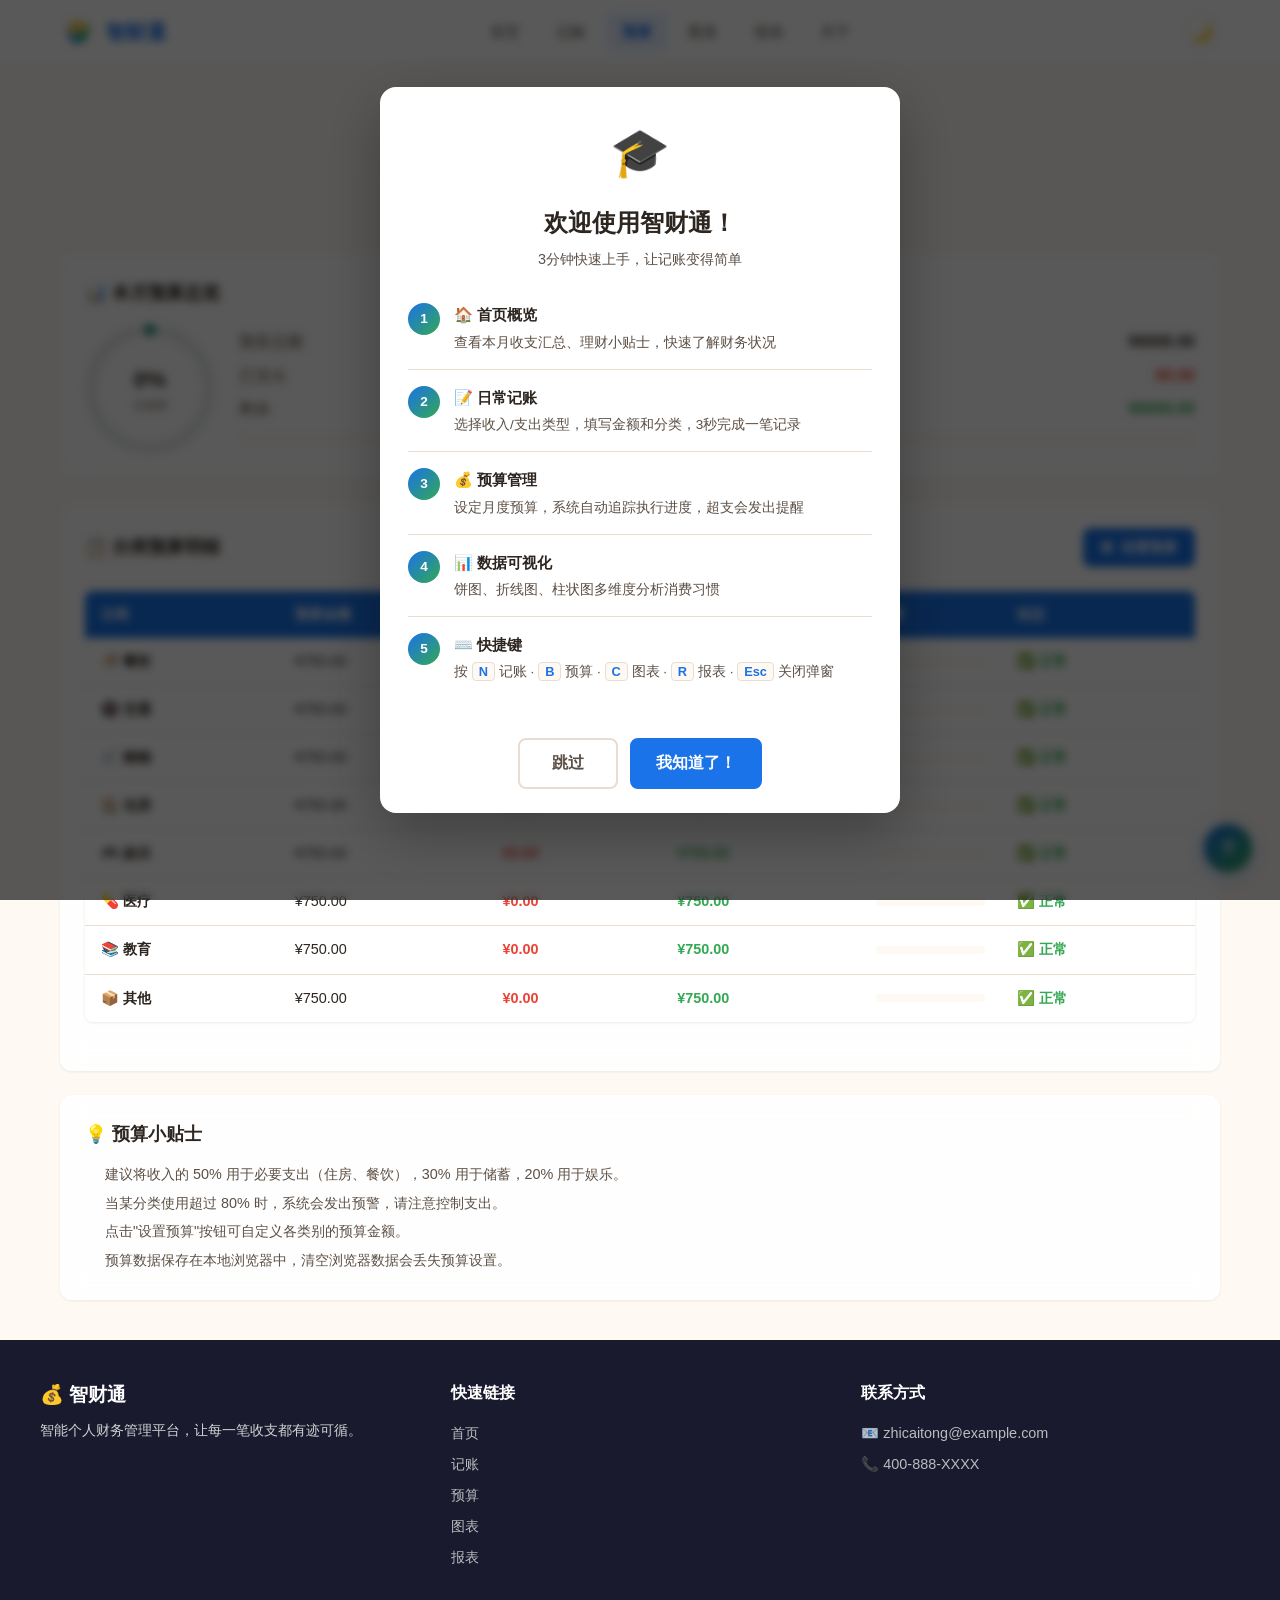
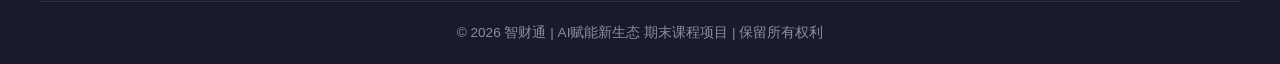
<file: budget.html>
<!DOCTYPE html>
<html lang="zh-CN">
<head>
<meta charset="UTF-8">
  <meta name="viewport" content="width=device-width, initial-scale=1.0, maximum-scale=1.0, user-scalable=no">
  <link rel="manifest" href="manifest.json">
  <meta name="theme-color" content="#1a73e8">
  <meta name="apple-mobile-web-app-capable" content="yes">
  <meta name="apple-mobile-web-app-status-bar-style" content="default">
  <meta name="apple-mobile-web-app-title" content="智财通">
  <link rel="apple-touch-icon" href="images/logo.jpg">
  <title>预算管理 - 智财通</title>
  <link rel="stylesheet" href="css/style.css">
  <link rel="stylesheet" href="https://cdn.bootcdn.net/ajax/libs/font-awesome/4.7.0/css/font-awesome.min.css">
</head>
<body>
  <!-- 导航栏 -->
  <nav class="navbar">
    <div class="navbar__inner">
      <a href="index.html" class="navbar__logo">
        <img src="images/logo.jpg" alt="智财通" class="navbar__logo-img">
        <span class="navbar__logo-text">智财通</span>
      </a>
      <input type="checkbox" id="nav-toggle" class="navbar__toggle-checkbox">
      <label for="nav-toggle" class="navbar__hamburger">
        <span class="navbar__hamburger-line"></span>
        <span class="navbar__hamburger-line"></span>
        <span class="navbar__hamburger-line"></span>
      </label>
      <div class="navbar__links">
        <a href="index.html" class="navbar__link">首页</a>
        <a href="record.html" class="navbar__link">记账</a>
        <a href="budget.html" class="navbar__link navbar__link--active">预算</a>
        <a href="chart.html" class="navbar__link">图表</a>
        <a href="report.html" class="navbar__link">报表</a>
        <a href="about.html" class="navbar__link">关于</a>
      </div>
    </div>
  </nav>

  <!-- 主内容 -->
  <main>
    <div class="page-section">
      <h1 class="page-title">预算管理</h1>
      <p class="page-subtitle">设定预算目标，掌控每一分钱的去向</p>

      <!-- 月度预算总览 -->
      <div class="card" style="margin-bottom: 24px;" id="budget-overview">
        <div class="card__body">
          <h2 class="card__title">📊 本月预算总览</h2>
          <div style="display: flex; align-items: center; gap: 24px; margin-top: 16px; flex-wrap: wrap;">
            <!-- 环形进度 -->
            <div style="position: relative; width: 130px; height: 130px; flex-shrink: 0;">
              <canvas id="budget-ring" width="130" height="130"></canvas>
              <div style="position: absolute; top: 50%; left: 50%; transform: translate(-50%, -50%); text-align: center;">
                <div style="font-size: 1.4rem; font-weight: 800;" id="budget-percent-text">0%</div>
                <div style="font-size: 0.7rem; color: var(--color-text-secondary);">已使用</div>
              </div>
            </div>
            <!-- 金额信息 -->
            <div style="flex: 1; min-width: 200px;">
              <div style="display: flex; justify-content: space-between; margin-bottom: 8px;">
                <span style="color: var(--color-text-secondary);">预算总额</span>
                <span style="font-weight: 700;" id="budget-total">¥0.00</span>
              </div>
              <div style="display: flex; justify-content: space-between; margin-bottom: 8px;">
                <span style="color: var(--color-text-secondary);">已支出</span>
                <span style="font-weight: 700; color: var(--color-warning);" id="budget-spent">¥0.00</span>
              </div>
              <div style="display: flex; justify-content: space-between; margin-bottom: 12px;">
                <span style="color: var(--color-text-secondary);">剩余</span>
                <span style="font-weight: 700; color: var(--color-secondary);" id="budget-remaining">¥0.00</span>
              </div>
              <div class="progress-bar" style="height: 10px;">
                <div class="progress-bar__fill" id="budget-progress-bar" style="width: 0%;"></div>
              </div>
            </div>
          </div>
        </div>
      </div>

      <!-- 预算明细表格 -->
      <div class="card">
        <div class="card__body">
          <div style="display: flex; justify-content: space-between; align-items: center; margin-bottom: 16px; flex-wrap: wrap; gap: 12px;">
            <h2 class="card__title" style="margin-bottom: 0;">📋 分类预算明细</h2>
            <button class="btn btn--primary btn--sm" onclick="openBudgetModal()">
              <i class="fa fa-cog"></i> 设置预算
            </button>
          </div>

          <div class="table-wrapper">
            <table class="data-table" id="budget-table">
              <thead>
                <tr>
                  <th>分类</th>
                  <th>预算金额</th>
                  <th>已支出</th>
                  <th>剩余</th>
                  <th>进度</th>
                  <th>状态</th>
                </tr>
              </thead>
              <tbody id="budget-table-body">
                <!-- 由 JS 动态生成 -->
              </tbody>
            </table>
          </div>
        </div>
      </div>

      <!-- 预算提示 -->
      <div class="card" style="margin-top: 24px;">
        <div class="card__body">
          <h3 class="card__title">💡 预算小贴士</h3>
          <ul style="color: var(--color-text-secondary); font-size: 0.9rem; line-height: 2; margin-top: 12px; padding-left: 20px;">
            <li>建议将收入的 50% 用于必要支出（住房、餐饮），30% 用于储蓄，20% 用于娱乐。</li>
            <li>当某分类使用超过 80% 时，系统会发出预警，请注意控制支出。</li>
            <li>点击"设置预算"按钮可自定义各类别的预算金额。</li>
            <li>预算数据保存在本地浏览器中，清空浏览器数据会丢失预算设置。</li>
          </ul>
        </div>
      </div>
    </div>
  </main>

  <!-- 设置预算模态框 -->
  <div class="modal-overlay" id="budget-modal">
    <div class="modal">
      <div class="modal__header">
        <h3 class="modal__title">设置分类预算</h3>
        <button class="modal__close" onclick="closeBudgetModal()">
          <i class="fa fa-times"></i>
        </button>
      </div>
      <div class="modal__body">
        <p style="font-size: 0.85rem; color: var(--color-text-secondary); margin-bottom: 16px;">
          设置各分类的月度预算金额（元）。留空表示该分类不设预算。
        </p>
        <!-- 总额输入 -->
        <div class="form-group">
          <label class="form-label">💎 预算总额（元）</label>
          <input type="number" class="form-input" id="budget-total-input" placeholder="输入总预算额，留空则按各分类填写的金额计算" min="0" step="0.01">
          <small style="color: var(--color-text-secondary); font-size: 0.78rem; margin-top: 4px; display: block;">
            💡 规则说明：仅填总额→均分到所有分类；填总额+部分分类→剩余均分到留空项；只填单项→仅该项有预算；留空=无预算
          </small>
        </div>
        <hr style="border: none; border-top: 1px solid var(--color-border); margin: 16px 0;">
        <!-- 各分类预算 -->
        <div id="budget-modal-fields">
          <!-- 由 JS 动态生成 -->
        </div>
      </div>
      <div class="modal__footer">
        <button class="btn btn--danger btn--sm" onclick="resetBudgetSettings()" style="margin-right: auto;">
          <i class="fa fa-refresh"></i> 一键重置
        </button>
        <button class="btn" style="border: 1px solid var(--color-border);" onclick="closeBudgetModal()">取消</button>
        <button class="btn btn--primary" onclick="saveBudgetSettings()">保存设置</button>
      </div>
    </div>
  </div>

  <!-- 页脚 -->
  <footer class="footer">
    <div class="footer__inner">
      <div class="footer__grid">
        <div>
          <p class="footer__brand">💰 智财通</p>
          <p class="footer__desc">智能个人财务管理平台，让每一笔收支都有迹可循。</p>
        </div>
        <div>
          <p class="footer__title">快速链接</p>
          <div class="footer__links">
            <a href="index.html" class="footer__link">首页</a>
            <a href="record.html" class="footer__link">记账</a>
            <a href="budget.html" class="footer__link">预算</a>
            <a href="chart.html" class="footer__link">图表</a>
            <a href="report.html" class="footer__link">报表</a>
          </div>
        </div>
        <div>
          <p class="footer__title">联系方式</p>
          <div class="footer__links">
            <span class="footer__link">📧 zhicaitong@example.com</span>
            <span class="footer__link">📞 400-888-XXXX</span>
          </div>
        </div>
      </div>
      <div class="footer__bottom">
        © 2026 智财通 | AI赋能新生态 期末课程项目 | 保留所有权利
      </div>
    </div>
  </footer>

  <script src="js/main.js"></script>
  <script>
    // ===== 初始化预算页面 =====
    async function initBudgetPage() {
      await initDefaultRecords();
      await initDefaultBudget();
      renderBudgetOverview();
      renderBudgetTable();

      // 优化6: 预算超支浮动提醒
      checkBudgetAlerts();
    }

    // ===== 渲染预算总览 =====
    function renderBudgetOverview() {
      var info = getCurrentMonthBudget();

      document.getElementById('budget-total').textContent = '¥' + info.budget.toFixed(2);
      document.getElementById('budget-spent').textContent = '¥' + info.actual.toFixed(2);
      document.getElementById('budget-remaining').textContent = '¥' + info.remaining.toFixed(2);

      var percent = Math.min(info.percent, 100);
      document.getElementById('budget-percent-text').textContent = percent + '%';

      var bar = document.getElementById('budget-progress-bar');
      bar.style.width = percent + '%';
      bar.className = 'progress-bar__fill';
      if (percent >= 100) bar.classList.add('progress-bar__fill--danger');
      else if (percent >= 80) bar.classList.add('progress-bar__fill--warning');

      // 绘制环形图
      drawBudgetRing(percent);
    }

    // ===== 绘制环形进度 =====
    function drawBudgetRing(percent) {
      var canvas = document.getElementById('budget-ring');
      var ctx = canvas.getContext('2d');
      var size = canvas.width;
      var lineWidth = 12;
      var radius = (size - lineWidth) / 2;
      var center = size / 2;

      ctx.clearRect(0, 0, size, size);

      // 背景圆
      ctx.beginPath();
      ctx.arc(center, center, radius, 0, Math.PI * 2);
      ctx.strokeStyle = '#e8eaed';
      ctx.lineWidth = lineWidth;
      ctx.stroke();

      // 进度弧
      var startAngle = -Math.PI / 2;
      var endAngle = startAngle + (Math.PI * 2 * Math.min(percent, 100)) / 100;
      ctx.beginPath();
      ctx.arc(center, center, radius, startAngle, endAngle);
      var gradient = ctx.createLinearGradient(0, 0, size, size);
      gradient.addColorStop(0, percent >= 100 ? '#ea4335' : percent >= 80 ? '#f9ab00' : '#34a853');
      gradient.addColorStop(1, percent >= 100 ? '#c5221f' : percent >= 80 ? '#e8890c' : '#1a73e8');
      ctx.strokeStyle = gradient;
      ctx.lineWidth = lineWidth;
      ctx.lineCap = 'round';
      ctx.stroke();
    }

    // ===== 渲染预算明细表格 =====
    function renderBudgetTable() {
      var details = getCategoryBudgetDetail();
      var tbody = document.getElementById('budget-table-body');

      tbody.innerHTML = details.map(function (d) {
        var statusCls, statusText;
        if (d.budget === 0 && d.spent === 0) {
          statusCls = 'budget-status--normal';
          statusText = '📝 未设置';
        } else if (d.percent >= 100) {
          statusCls = 'budget-status--danger';
          statusText = '🚨 已超支';
        } else if (d.percent >= 80) {
          statusCls = 'budget-status--warning';
          statusText = '⚠️ 接近上限';
        } else {
          statusCls = 'budget-status--normal';
          statusText = '✅ 正常';
        }

        var rowCls = '';
        if (d.budget > 0) {
          if (d.percent >= 100) rowCls = 'budget-row--danger';
          else if (d.percent >= 80) rowCls = 'budget-row--warning';
        }

        var barCls = 'progress-bar__fill';
        if (d.budget > 0) {
          if (d.percent >= 100) barCls += ' progress-bar__fill--danger';
          else if (d.percent >= 80) barCls += ' progress-bar__fill--warning';
        }

        return '<tr class="' + rowCls + '">' +
          '<td style="font-weight: 600;">' + getCategoryIcon(d.category) + ' ' + d.category + '</td>' +
          '<td>¥' + d.budget.toFixed(2) + '</td>' +
          '<td style="color: var(--color-warning); font-weight: 600;">¥' + d.spent.toFixed(2) + '</td>' +
          '<td style="color: ' + (d.remaining >= 0 ? 'var(--color-secondary)' : 'var(--color-warning)') + '; font-weight: 600;">¥' + d.remaining.toFixed(2) + '</td>' +
          '<td>' +
            '<div class="progress-bar">' +
              '<div class="' + barCls + '" style="width: ' + Math.min(d.percent, 100) + '%;"></div>' +
            '</div>' +
          '</td>' +
          '<td><span class="' + statusCls + '">' + statusText + '</span></td>' +
        '</tr>';
      }).join('');
    }

    // ===== 打开设置预算模态框 =====
    function openBudgetModal() {
      var categories = ['餐饮', '交通', '购物', '住房', '娱乐', '医疗', '教育', '其他'];
      var customBudget = localStorage.getItem('zhichaitong_category_budget');
      var customMap = customBudget ? JSON.parse(customBudget) : {};

      // 读取之前保存的总额
      var savedTotal = localStorage.getItem('zhichaitong_budget_total') || '';
      document.getElementById('budget-total-input').value = savedTotal;

      var fieldsHTML = categories.map(function (cat) {
        return '<div class="form-group">' +
          '<label class="form-label">' + getCategoryIcon(cat) + ' ' + cat + '（元）</label>' +
          '<input type="number" class="form-input budget-input" data-category="' + cat + '" ' +
            'value="' + (customMap[cat] || '') + '" placeholder="留空=不设预算" min="0" step="0.01">' +
        '</div>';
      }).join('');

      document.getElementById('budget-modal-fields').innerHTML = fieldsHTML;
      document.getElementById('budget-modal').classList.add('modal-overlay--visible');
    }

    // ===== 关闭模态框 =====
    function closeBudgetModal() {
      document.getElementById('budget-modal').classList.remove('modal-overlay--visible');
    }

    // ===== 一键重置预算 =====
    function resetBudgetSettings() {
      localStorage.removeItem('zhichaitong_category_budget');
      localStorage.removeItem('zhichaitong_budget_total');

      // 同时重置当月预算总额
      var budgets = getBudget();
      var month = getCurrentMonthStr();
      var found = budgets.find(function (b) { return b.month === month; });
      if (found) {
        found.budget = 0;
        saveBudget(budgets);
      }

      // 清空总额输入
      var totalInput = document.getElementById('budget-total-input');
      if (totalInput) totalInput.value = '';

      // 清空各分类输入
      var inputs = document.querySelectorAll('.budget-input');
      inputs.forEach(function (inp) { inp.value = ''; });

      closeBudgetModal();
      renderBudgetOverview();
      renderBudgetTable();
      showToast('预算已重置！所有预算设置已清空。');
    }

    // ===== 保存预算设置（新规则） =====
    function saveBudgetSettings() {
      var categories = ['餐饮', '交通', '购物', '住房', '娱乐', '医疗', '教育', '其他'];
      var inputs = document.querySelectorAll('.budget-input');
      var totalInputVal = document.getElementById('budget-total-input').value.trim();
      var totalAmount = parseFloat(totalInputVal) || 0;

      // 收集用户手动填写的分类预算
      var customMap = {};
      var filledCount = 0;
      var filledTotal = 0;
      inputs.forEach(function (inp) {
        var val = parseFloat(inp.value);
        if (!isNaN(val) && val > 0 && inp.value.trim() !== '') {
          customMap[inp.dataset.category] = val;
          filledCount++;
          filledTotal += val;
        }
      });

      var emptyCount = categories.length - filledCount; // 留空的分类数

      if (totalAmount > 0) {
        // 用户填写了总额
        if (filledTotal > totalAmount) {
          // ❌ 数据有误：各分类金额之和超过总额
          showToast('❌ 数据有误！各分类预算总额（¥' + filledTotal.toFixed(2) + '）超过了总预算（¥' + totalAmount.toFixed(2) + '），请检查后重试。', 'error');
          return;
        }
        var remaining = totalAmount - filledTotal;
        if (emptyCount > 0 && remaining > 0) {
          // 将剩余额度均分到留空的分类
          var perCategory = remaining / emptyCount;
          inputs.forEach(function (inp) {
            var cat = inp.dataset.category;
            if (!customMap[cat]) {
              customMap[cat] = Math.round(perCategory * 100) / 100;
            }
          });
        } else if (emptyCount > 0 && remaining === 0) {
          // 总额刚好等于已填写的，留空项设为0（无预算）
          inputs.forEach(function (inp) {
            var cat = inp.dataset.category;
            if (!customMap[cat]) {
              customMap[cat] = 0;
            }
          });
        }
        // 如果没有留空项且filledTotal <= totalAmount，直接使用用户填的值
      } else {
        // 没填总额：只填了的部分保留，留空的就是无预算（不均分！）
        inputs.forEach(function (inp) {
          var cat = inp.dataset.category;
          if (!customMap[cat]) {
            customMap[cat] = 0; // 留空=无预算
          }
        });
      }

      // 计算最终总预算
      var finalTotal = Object.values(customMap).reduce(function (s, v) { return s + v; }, 0);

      // 保存
      localStorage.setItem('zhichaitong_category_budget', JSON.stringify(customMap));
      localStorage.setItem('zhichaitong_budget_total', totalInputVal);

      // 更新月度预算记录（包括清零的情况）
      var budgets = getBudget();
      var month = getCurrentMonthStr();
      var found = budgets.find(function (b) { return b.month === month; });
      if (found) {
        found.budget = finalTotal;
      } else if (finalTotal > 0) {
        budgets.push({ month: month, budget: finalTotal, actual: null });
      }
      saveBudget(budgets);

      closeBudgetModal();
      renderBudgetOverview();
      renderBudgetTable();
      showToast('预算设置已保存！');
    }

    // 点击遮罩关闭模态框
    document.addEventListener('DOMContentLoaded', function () {
      initBudgetPage();

      var modal = document.getElementById('budget-modal');
      modal.addEventListener('click', function (e) {
        if (e.target === modal) closeBudgetModal();
      });
    });

    // bfcache 恢复时刷新预算数据
    window.addEventListener('pageshow', function(e) {
      if (e.persisted) {
        initDefaultRecords().then(function() {
          renderBudgetOverview();
          renderBudgetTable();
        });
      }
    });
  </script>

  <!-- 注册 Service Worker -->
  <script>
  if ('serviceWorker' in navigator) {
    navigator.serviceWorker.register('sw.js').catch(function() {});
  }
  </script>
</body>
</html>
</file>
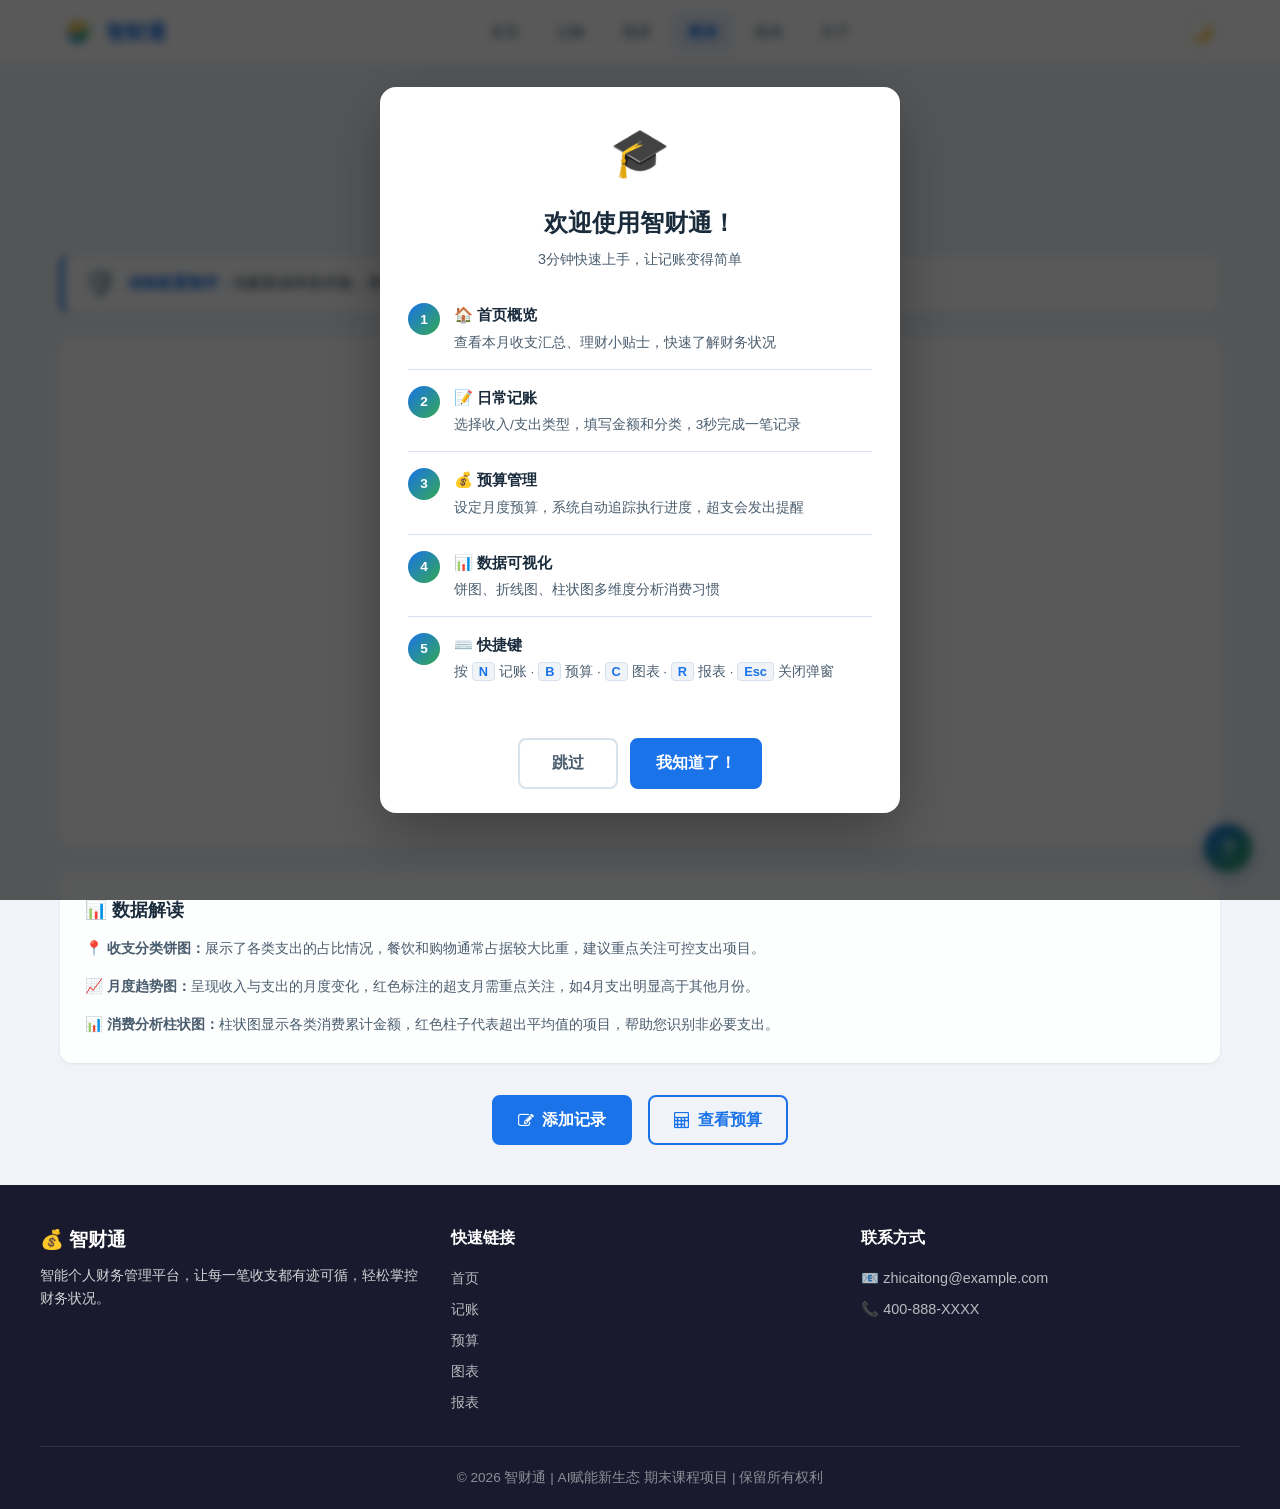
<file: chart.html>
<!DOCTYPE html>
<html lang="zh-CN">
<head>
<meta charset="UTF-8">
  <meta name="viewport" content="width=device-width, initial-scale=1.0, maximum-scale=1.0, user-scalable=no">
  <link rel="manifest" href="manifest.json">
  <meta name="theme-color" content="#1a73e8">
  <meta name="apple-mobile-web-app-capable" content="yes">
  <meta name="apple-mobile-web-app-status-bar-style" content="default">
  <meta name="apple-mobile-web-app-title" content="智财通">
  <link rel="apple-touch-icon" href="images/logo.jpg">
  <title>财务数据分析 - 智财通</title>
  <link rel="stylesheet" href="css/style.css">
  <link rel="stylesheet" href="https://cdn.bootcdn.net/ajax/libs/font-awesome/4.7.0/css/font-awesome.min.css">
</head>
<body>
  <!-- 导航栏 -->
  <nav class="navbar">
    <div class="navbar__inner">
      <a href="index.html" class="navbar__logo">
        <img src="images/logo.jpg" alt="智财通" class="navbar__logo-img">
        <span class="navbar__logo-text">智财通</span>
      </a>
      <input type="checkbox" id="nav-toggle" class="navbar__toggle-checkbox">
      <label for="nav-toggle" class="navbar__hamburger">
        <span class="navbar__hamburger-line"></span>
        <span class="navbar__hamburger-line"></span>
        <span class="navbar__hamburger-line"></span>
      </label>
      <div class="navbar__links">
        <a href="index.html" class="navbar__link">首页</a>
        <a href="record.html" class="navbar__link">记账</a>
        <a href="budget.html" class="navbar__link">预算</a>
        <a href="chart.html" class="navbar__link navbar__link--active">图表</a>
        <a href="report.html" class="navbar__link">报表</a>
        <a href="about.html" class="navbar__link">关于</a>
      </div>
    </div>
  </nav>

  <!-- 主内容 -->
  <main>
    <div class="page-section">
      <h1 class="page-title">财务数据分析</h1>
      <p class="page-subtitle">多维度可视化图表，深入了解您的收支状况</p>

      <!-- 优化8: 每日理财小贴士 -->
      <div id="daily-tip-chart"></div>

      <!-- 图表 Tab 切换 -->
      <div class="chart-container">
        <div class="chart-tabs">
          <button class="tab-btn tab-btn--active" data-tab="pie">收支分类</button>
          <button class="tab-btn" data-tab="line">月度趋势</button>
          <button class="tab-btn" data-tab="bar">消费分析</button>
        </div>

        <!-- 饼图：收支分类 -->
        <div id="chart-pie" class="chart-box"></div>

        <!-- 折线图：月度趋势 -->
        <div id="chart-line" class="chart-box chart-box--hidden"></div>

        <!-- 柱状图：消费分析 -->
        <div id="chart-bar" class="chart-box chart-box--hidden"></div>
      </div>

      <!-- 数据解读 -->
      <div class="card" style="margin-top: 24px;">
        <div class="card__body">
          <h3 class="card__title">📊 数据解读</h3>
          <div style="color: var(--color-text-secondary); font-size: 0.9rem; line-height: 1.8; margin-top: 12px;">
            <p style="margin-bottom: 12px;">
              <strong>📍 收支分类饼图：</strong>展示了各类支出的占比情况，餐饮和购物通常占据较大比重，建议重点关注可控支出项目。
            </p>
            <p style="margin-bottom: 12px;">
              <strong>📈 月度趋势图：</strong>呈现收入与支出的月度变化，红色标注的超支月需重点关注，如4月支出明显高于其他月份。
            </p>
            <p>
              <strong>📊 消费分析柱状图：</strong>柱状图显示各类消费累计金额，红色柱子代表超出平均值的项目，帮助您识别非必要支出。
            </p>
          </div>
        </div>
      </div>

      <!-- 快捷操作 -->
      <div style="text-align: center; margin-top: 32px;">
        <a href="record.html" class="btn btn--primary">
          <i class="fa fa-edit"></i> 添加记录
        </a>
        <a href="budget.html" class="btn" style="margin-left: 12px; border: 2px solid var(--color-primary); color: var(--color-primary);">
          <i class="fa fa-calculator"></i> 查看预算
        </a>
      </div>
    </div>
  </main>

  <!-- 页脚 -->
  <footer class="footer">
    <div class="footer__inner">
      <div class="footer__grid">
        <div>
          <p class="footer__brand">💰 智财通</p>
          <p class="footer__desc">智能个人财务管理平台，让每一笔收支都有迹可循，轻松掌控财务状况。</p>
        </div>
        <div>
          <p class="footer__title">快速链接</p>
          <div class="footer__links">
            <a href="index.html" class="footer__link">首页</a>
            <a href="record.html" class="footer__link">记账</a>
            <a href="budget.html" class="footer__link">预算</a>
            <a href="chart.html" class="footer__link">图表</a>
            <a href="report.html" class="footer__link">报表</a>
          </div>
        </div>
        <div>
          <p class="footer__title">联系方式</p>
          <div class="footer__links">
            <span class="footer__link">📧 zhicaitong@example.com</span>
            <span class="footer__link">📞 400-888-XXXX</span>
          </div>
        </div>
      </div>
      <div class="footer__bottom">
        © 2026 智财通 | AI赋能新生态 期末课程项目 | 保留所有权利
      </div>
    </div>
  </footer>

  <!-- ECharts CDN -->
  <script src="https://cdn.bootcdn.net/ajax/libs/echarts/5.4.3/echarts.min.js"></script>
  <script src="js/main.js"></script>
  <script>
    // 优化8: 图表页小贴士
    document.addEventListener('DOMContentLoaded', function() {
      showDailyTip('#daily-tip-chart');
    });

    // bfcache 恢复时刷新
    window.addEventListener('pageshow', function(e) {
      if (e.persisted && document.getElementById('chart-pie')) {
        initCharts();
      }
    });
  </script>
  
<script>
// 兜底：ECharts CDN加载失败时显示提示
window.__echartsLoadTimeout = setTimeout(function() {
  if (typeof echarts === 'undefined') {
    document.querySelectorAll('.chart-box').forEach(function(el) {
      el.innerHTML = '<div style="display:flex;align-items:center;justify-content:center;height:100%;color:#999;font-size:0.9rem;text-align:center;padding:20px;"><div>📊 图表资源加载中...<br><span style="font-size:0.8rem;color:#bbb;">请稍候或刷新页面</span></div></div>';
    });
  }
}, 5000);
</script>

  <script src="js/chart.js"></script>

  <!-- 注册 Service Worker -->
  <script>
  if ('serviceWorker' in navigator) {
    navigator.serviceWorker.register('sw.js').catch(function() {});
  }
  </script>
</body>
</html>
</file>
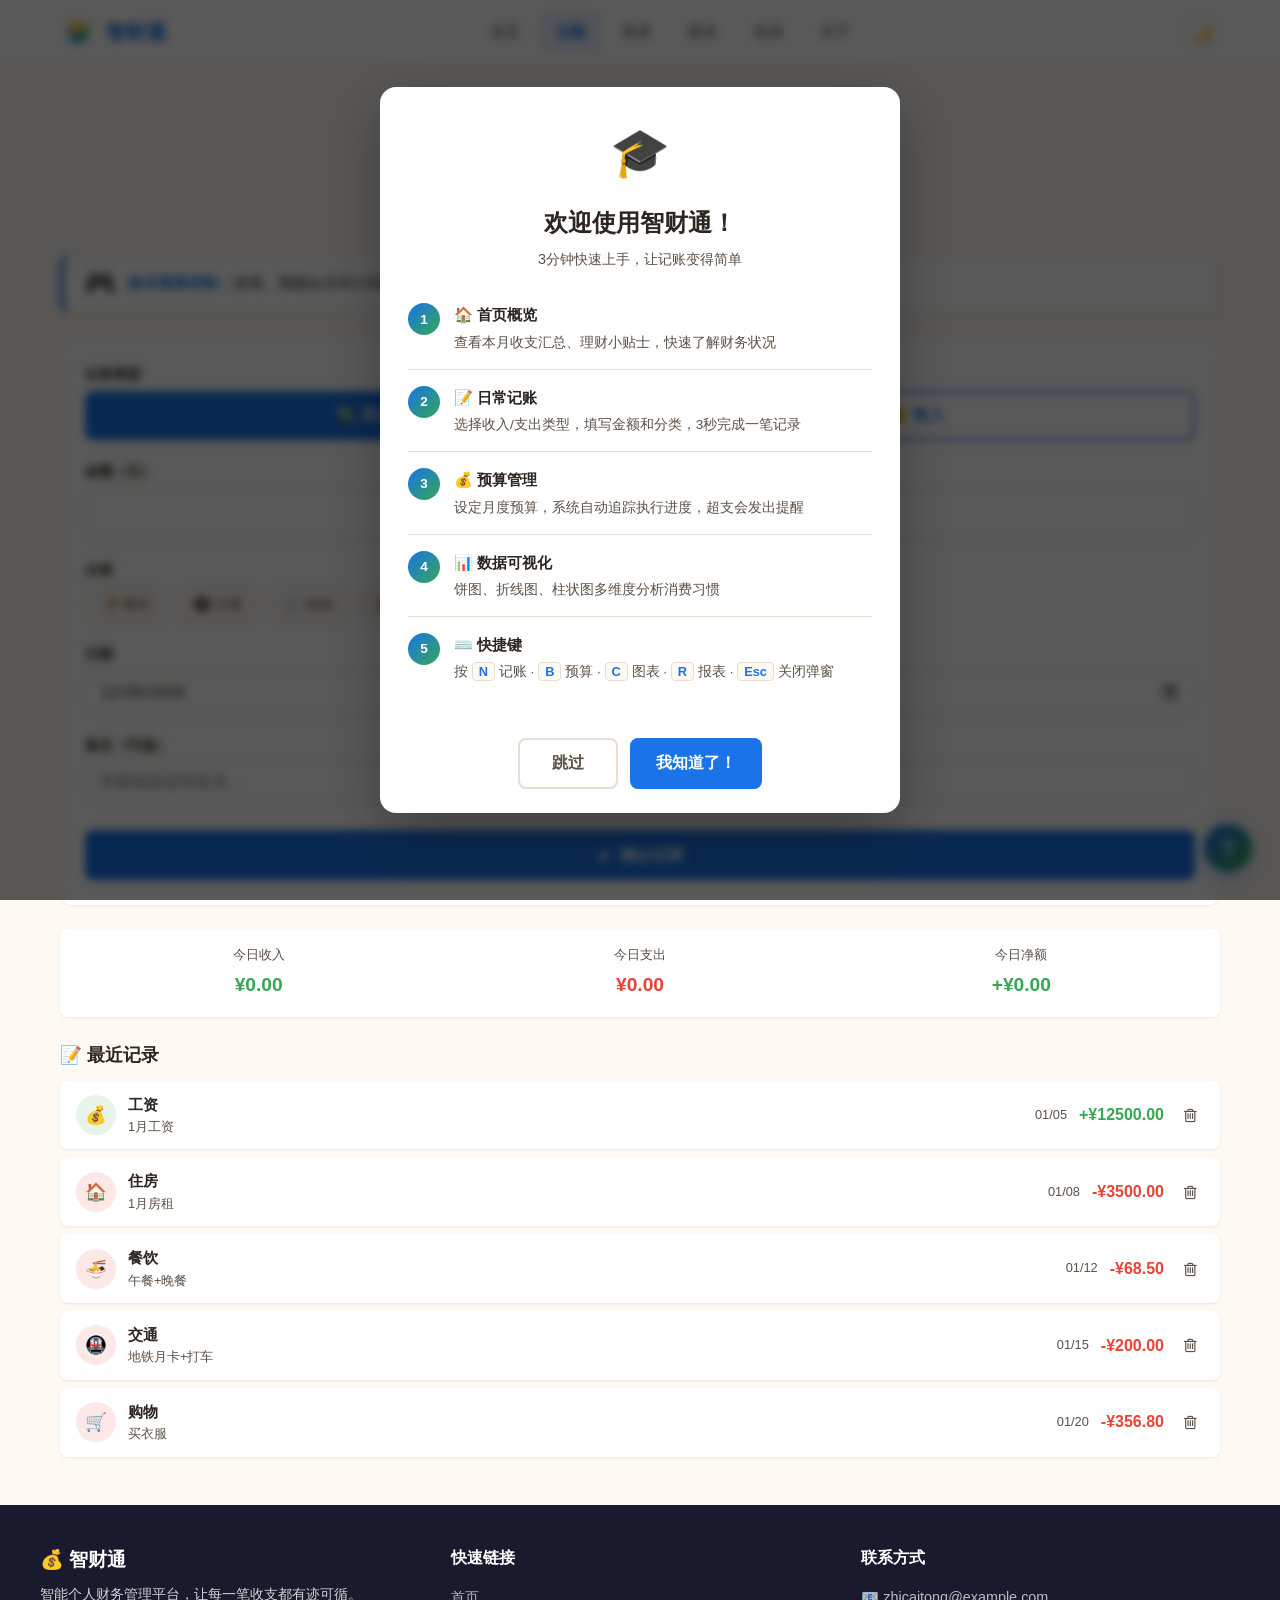
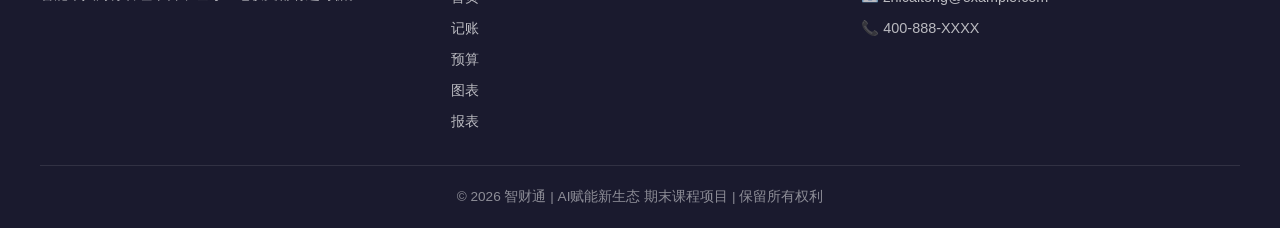
<file: record.html>
<!DOCTYPE html>
<html lang="zh-CN">
<head>
<meta charset="UTF-8">
  <meta name="viewport" content="width=device-width, initial-scale=1.0, maximum-scale=1.0, user-scalable=no">
  <link rel="manifest" href="manifest.json">
  <meta name="theme-color" content="#1a73e8">
  <meta name="apple-mobile-web-app-capable" content="yes">
  <meta name="apple-mobile-web-app-status-bar-style" content="default">
  <meta name="apple-mobile-web-app-title" content="智财通">
  <link rel="apple-touch-icon" href="images/logo.jpg">
  <title>记账 - 智财通</title>
  <link rel="stylesheet" href="css/style.css">
  <link rel="stylesheet" href="https://cdn.bootcdn.net/ajax/libs/font-awesome/4.7.0/css/font-awesome.min.css">
</head>
<body>
  <!-- 导航栏 -->
  <nav class="navbar">
    <div class="navbar__inner">
      <a href="index.html" class="navbar__logo">
        <img src="images/logo.jpg" alt="智财通" class="navbar__logo-img">
        <span class="navbar__logo-text">智财通</span>
      </a>
      <input type="checkbox" id="nav-toggle" class="navbar__toggle-checkbox">
      <label for="nav-toggle" class="navbar__hamburger">
        <span class="navbar__hamburger-line"></span>
        <span class="navbar__hamburger-line"></span>
        <span class="navbar__hamburger-line"></span>
      </label>
      <div class="navbar__links">
        <a href="index.html" class="navbar__link">首页</a>
        <a href="record.html" class="navbar__link navbar__link--active">记账</a>
        <a href="budget.html" class="navbar__link">预算</a>
        <a href="chart.html" class="navbar__link">图表</a>
        <a href="report.html" class="navbar__link">报表</a>
        <a href="about.html" class="navbar__link">关于</a>
      </div>
    </div>
  </nav>

  <!-- 主内容 -->
  <main>
    <div class="page-section">
      <h1 class="page-title">快速记账</h1>
      <p class="page-subtitle">记录每一笔收支，掌握财务动态</p>

      <!-- 优化8: 每日理财小贴士 -->
      <div id="daily-tip-record"></div>

      <!-- 记账表单卡片 -->
      <div class="card" style="margin-bottom: 24px;">
        <div class="card__body">
          <form id="record-form">
            <!-- 类型切换 -->
            <div class="form-group">
              <label class="form-label">记录类型</label>
              <div class="type-toggle">
                <button type="button" class="type-toggle__btn type-toggle__btn--active" data-type="expense" onclick="switchRecordType('expense')">
                  💸 支出
                </button>
                <button type="button" class="type-toggle__btn" data-type="income" onclick="switchRecordType('income')">
                  💰 收入
                </button>
              </div>
            </div>

            <!-- 金额输入 -->
            <div class="form-group">
              <label class="form-label" for="amount">金额（元）</label>
              <input type="number" id="amount" class="form-input" placeholder="0.00" step="0.01" min="0" required style="font-size: 1.5rem; text-align: center; font-weight: 700;">
            </div>

            <!-- 分类选择 -->
            <div class="form-group">
              <label class="form-label">分类</label>
              <div class="category-group" id="category-group">
                <!-- 由 JS 动态生成 -->
              </div>
            </div>

            <!-- 日期选择 -->
            <div class="form-group">
              <label class="form-label" for="record-date">日期</label>
              <input type="date" id="record-date" class="form-input" required>
            </div>

            <!-- 备注 -->
            <div class="form-group">
              <label class="form-label" for="note">备注（可选）</label>
              <input type="text" id="note" class="form-input" placeholder="简要描述这笔收支...">
            </div>

            <!-- 提交按钮 -->
            <button type="submit" class="btn btn--primary btn--block" style="margin-top: 8px;">
              <i class="fa fa-check"></i> 确认记录
            </button>
          </form>
        </div>
      </div>

      <!-- 当日汇总 -->
      <div class="daily-summary" id="daily-summary">
        <div class="daily-summary__item">
          <div class="daily-summary__label">今日收入</div>
          <div class="daily-summary__value daily-summary__value--income" id="today-income">¥0.00</div>
        </div>
        <div class="daily-summary__item">
          <div class="daily-summary__label">今日支出</div>
          <div class="daily-summary__value daily-summary__value--expense" id="today-expense">¥0.00</div>
        </div>
        <div class="daily-summary__item">
          <div class="daily-summary__label">今日净额</div>
          <div class="daily-summary__value" id="today-net">¥0.00</div>
        </div>
      </div>

      <!-- 最近记录 -->
      <div class="records-list">
        <div style="display: flex; justify-content: space-between; align-items: center; flex-wrap: wrap; gap: 8px; margin-bottom: 12px;">
          <h2 class="records-list__title" style="margin-bottom: 0;">📝 最近记录</h2>
          <button class="btn btn--danger btn--sm" onclick="openClearModal()" id="btn-clear-month">
            <i class="fa fa-trash-o"></i> 一键清空当月记录
          </button>
        </div>
        <div id="records-container">
          <!-- 由 JS 动态生成 -->
        </div>
      </div>
    </div>
  </main>

  <!-- 清空当月记录确认弹窗 -->
  <div class="modal-overlay" id="clear-modal">
    <div class="modal">
      <div class="modal__header">
        <h3 class="modal__title">⚠️ 确认清空当月记录</h3>
        <button class="modal__close" onclick="closeClearModal()">
          <i class="fa fa-times"></i>
        </button>
      </div>
      <div class="modal__body">
        <p style="font-size: 0.95rem; line-height: 1.7; color: var(--color-text);">
          即将<strong style="color: var(--color-warning);">清空本月（<span id="clear-month-label"></span>）</strong>所有收支记录。
        </p>
        <p style="font-size: 0.85rem; color: var(--color-text-secondary); margin-top: 8px;">
          此操作不可撤销，其他月份的数据不受影响。确认继续吗？
        </p>
      </div>
      <div class="modal__footer">
        <button class="btn" style="border: 1px solid var(--color-border);" onclick="closeClearModal()">取消</button>
        <button class="btn btn--danger" onclick="clearCurrentMonthRecords()">确认清空</button>
      </div>
    </div>
  </div>

  <!-- 页脚 -->
  <footer class="footer">
    <div class="footer__inner">
      <div class="footer__grid">
        <div>
          <p class="footer__brand">💰 智财通</p>
          <p class="footer__desc">智能个人财务管理平台，让每一笔收支都有迹可循。</p>
        </div>
        <div>
          <p class="footer__title">快速链接</p>
          <div class="footer__links">
            <a href="index.html" class="footer__link">首页</a>
            <a href="record.html" class="footer__link">记账</a>
            <a href="budget.html" class="footer__link">预算</a>
            <a href="chart.html" class="footer__link">图表</a>
            <a href="report.html" class="footer__link">报表</a>
          </div>
        </div>
        <div>
          <p class="footer__title">联系方式</p>
          <div class="footer__links">
            <span class="footer__link">📧 zhicaitong@example.com</span>
            <span class="footer__link">📞 400-888-XXXX</span>
          </div>
        </div>
      </div>
      <div class="footer__bottom">
        © 2026 智财通 | AI赋能新生态 期末课程项目 | 保留所有权利
      </div>
    </div>
  </footer>

  <script src="js/main.js"></script>
  <script>
    // ===== 当前记账类型 =====
    var currentRecordType = 'expense';
    var selectedCategory = '';

    // ===== 切换收支类型 =====
    function switchRecordType(type) {
      currentRecordType = type;
      // 更新按钮样式
      document.querySelectorAll('.type-toggle__btn').forEach(function (btn) {
        btn.classList.toggle('type-toggle__btn--active', btn.dataset.type === type);
      });
      // 重新渲染分类按钮
      renderCategoryButtons();
    }

    // ===== 渲染分类按钮 =====
    function renderCategoryButtons() {
      var categories = currentRecordType === 'expense'
        ? ['餐饮', '交通', '购物', '住房', '娱乐', '医疗', '教育', '其他']
        : ['工资', '理财收益', '兼职', '其他'];

      var container = document.getElementById('category-group');
      container.innerHTML = categories.map(function (cat) {
        var icon = getCategoryIcon(cat);
        return '<button type="button" class="category-btn' + (cat === selectedCategory ? ' category-btn--active' : '') + '" onclick="selectCategory(\'' + cat + '\', this)">' + icon + ' ' + cat + '</button>';
      }).join('');
    }

    // ===== 选中分类 =====
    function selectCategory(cat, btn) {
      selectedCategory = cat;
      document.querySelectorAll('.category-btn').forEach(function (b) {
        b.classList.remove('category-btn--active');
      });
      btn.classList.add('category-btn--active');
    }

    // ===== 初始化表单 =====
    async function initRecordPage() {
      // 初始化默认数据
      await initDefaultRecords();

      // 设置默认日期为今天
      document.getElementById('record-date').value = getTodayStr();

      // 渲染分类
      renderCategoryButtons();

      // 渲染当日汇总
      renderDailySummary();

      // 渲染最近记录
      renderRecentRecords();

      // 绑定表单提交
      document.getElementById('record-form').addEventListener('submit', handleRecordSubmit);

      // 优化8: 显示每日小贴士
      showDailyTip('#daily-tip-record');

      // 优化6: 预算超支检查
      checkBudgetAlerts();
    }

    // ===== 渲染当日汇总 =====
    function renderDailySummary() {
      var records = getRecords();
      var today = getTodayStr();

      var todayRecords = records.filter(function (r) { return r.date === today; });
      var todayIncome = todayRecords.filter(function (r) { return r.type === 'income'; })
        .reduce(function (s, r) { return s + r.amount; }, 0);
      var todayExpense = todayRecords.filter(function (r) { return r.type === 'expense'; })
        .reduce(function (s, r) { return s + r.amount; }, 0);
      var todayNet = todayIncome - todayExpense;

      document.getElementById('today-income').textContent = '¥' + todayIncome.toFixed(2);
      document.getElementById('today-expense').textContent = '¥' + todayExpense.toFixed(2);
      var netEl = document.getElementById('today-net');
      netEl.textContent = (todayNet >= 0 ? '+' : '') + '¥' + todayNet.toFixed(2);
      netEl.className = 'daily-summary__value daily-summary__value--' + (todayNet >= 0 ? 'positive' : 'negative');
    }

    // ===== 渲染最近记录 =====
    function renderRecentRecords() {
      var records = getRecords().slice(0, 5);
      var container = document.getElementById('records-container');

      // 无当月记录时隐藏清空按钮
      var clearBtn = document.getElementById('btn-clear-month');
      var currentMonthRecords = getCurrentMonthRecords();
      if (clearBtn) {
        clearBtn.style.display = currentMonthRecords.length === 0 ? 'none' : '';
      }

      if (records.length === 0) {
        container.innerHTML = '<p style="text-align: center; color: var(--color-text-secondary); padding: 20px;">暂无记录，点击上方表单添加第一笔！</p>';
        return;
      }

      container.innerHTML = records.map(function (r) {
        var icon = getCategoryIcon(r.category);
        var sign = r.type === 'income' ? '+' : '-';
        var cls = r.type === 'income' ? 'record-item__icon--income' : 'record-item__icon--expense';
        var amtCls = r.type === 'income' ? 'record-item__amount--income' : 'record-item__amount--expense';
        var dateFormatted = r.date.slice(5).replace('-', '/');

        return '<div class="record-item" id="record-' + r.id + '">' +
          '<div class="record-item__left">' +
          '<div class="record-item__icon ' + cls + '">' + icon + '</div>' +
          '<div class="record-item__info">' +
          '<span class="record-item__category">' + r.category + '</span>' +
          '<span class="record-item__note">' + (r.note || '无备注') + '</span>' +
          '</div>' +
          '</div>' +
          '<div class="record-item__right">' +
          '<span class="record-item__date">' + dateFormatted + '</span>' +
          '<span class="record-item__amount ' + amtCls + '">' + sign + '¥' + r.amount.toFixed(2) + '</span>' +
          '<button class="record-item__delete" onclick="handleDeleteRecord(' + r.id + ')" title="删除"><i class="fa fa-trash-o"></i></button>' +
          '</div>' +
          '</div>';
      }).join('');
    }

    // ===== 处理表单提交 =====
    function handleRecordSubmit(e) {
      e.preventDefault();

      var amount = parseFloat(document.getElementById('amount').value);
      var date = document.getElementById('record-date').value;
      var note = document.getElementById('note').value.trim();

      if (isNaN(amount) || amount <= 0 || amount > 99999999) {
        showToast('请输入有效金额（0.01 ~ 99,999,999）', 'error');
        return;
      }
      if (!date) {
        showToast('请选择日期', 'error');
        return;
      }
      if (!selectedCategory) {
        showToast('请选择分类', 'error');
        return;
      }

      var record = {
        type: currentRecordType,
        category: selectedCategory,
        amount: amount,
        date: date,
        note: note
      };

      addRecord(record);
      showToast('记录已添加！');

      // 重置表单
      document.getElementById('amount').value = '';
      document.getElementById('note').value = '';
      selectedCategory = '';
      renderCategoryButtons();

      // 刷新数据
      renderDailySummary();
      renderRecentRecords();
    }

    // ===== 删除记录 =====
    function handleDeleteRecord(id) {
      if (!confirm('确定要删除这条记录吗？')) return;
      deleteRecord(id);
      showToast('记录已删除');
      renderDailySummary();
      renderRecentRecords();
    }

    // ===== 一键清空当月记录 =====
    function openClearModal() {
      var month = getCurrentMonthStr();
      document.getElementById('clear-month-label').textContent = month;
      document.getElementById('clear-modal').classList.add('modal-overlay--visible');
    }

    function closeClearModal() {
      document.getElementById('clear-modal').classList.remove('modal-overlay--visible');
    }

    function clearCurrentMonthRecords() {
      var month = getCurrentMonthStr();
      var records = getRecords();
      var remaining = records.filter(function(r) { return !r.date.startsWith(month); });
      var deletedCount = records.length - remaining.length;

      if (deletedCount === 0) {
        closeClearModal();
        showToast('当月没有记录需要清空', 'info');
        return;
      }

      saveRecords(remaining);
      closeClearModal();
      showToast('已清空 ' + deletedCount + ' 条当月记录！');

      renderDailySummary();
      renderRecentRecords();
    }

    // ===== 页面加载 =====
    document.addEventListener('DOMContentLoaded', function() {
      initRecordPage();
      // 清空弹窗点击遮罩关闭
      var clearModal = document.getElementById('clear-modal');
      if (clearModal) {
        clearModal.addEventListener('click', function(e) {
          if (e.target === clearModal) closeClearModal();
        });
      }
    });

    // bfcache 恢复时刷新数据（浏览器后退/前进）
    window.addEventListener('pageshow', function(e) {
      if (e.persisted) {
        renderDailySummary();
        renderRecentRecords();
        document.getElementById('record-date').value = getTodayStr();
      }
    });
  </script>

  <!-- 注册 Service Worker -->
  <script>
  if ('serviceWorker' in navigator) {
    navigator.serviceWorker.register('sw.js').catch(function() {});
  }
  </script>
</body>
</html>
</file>
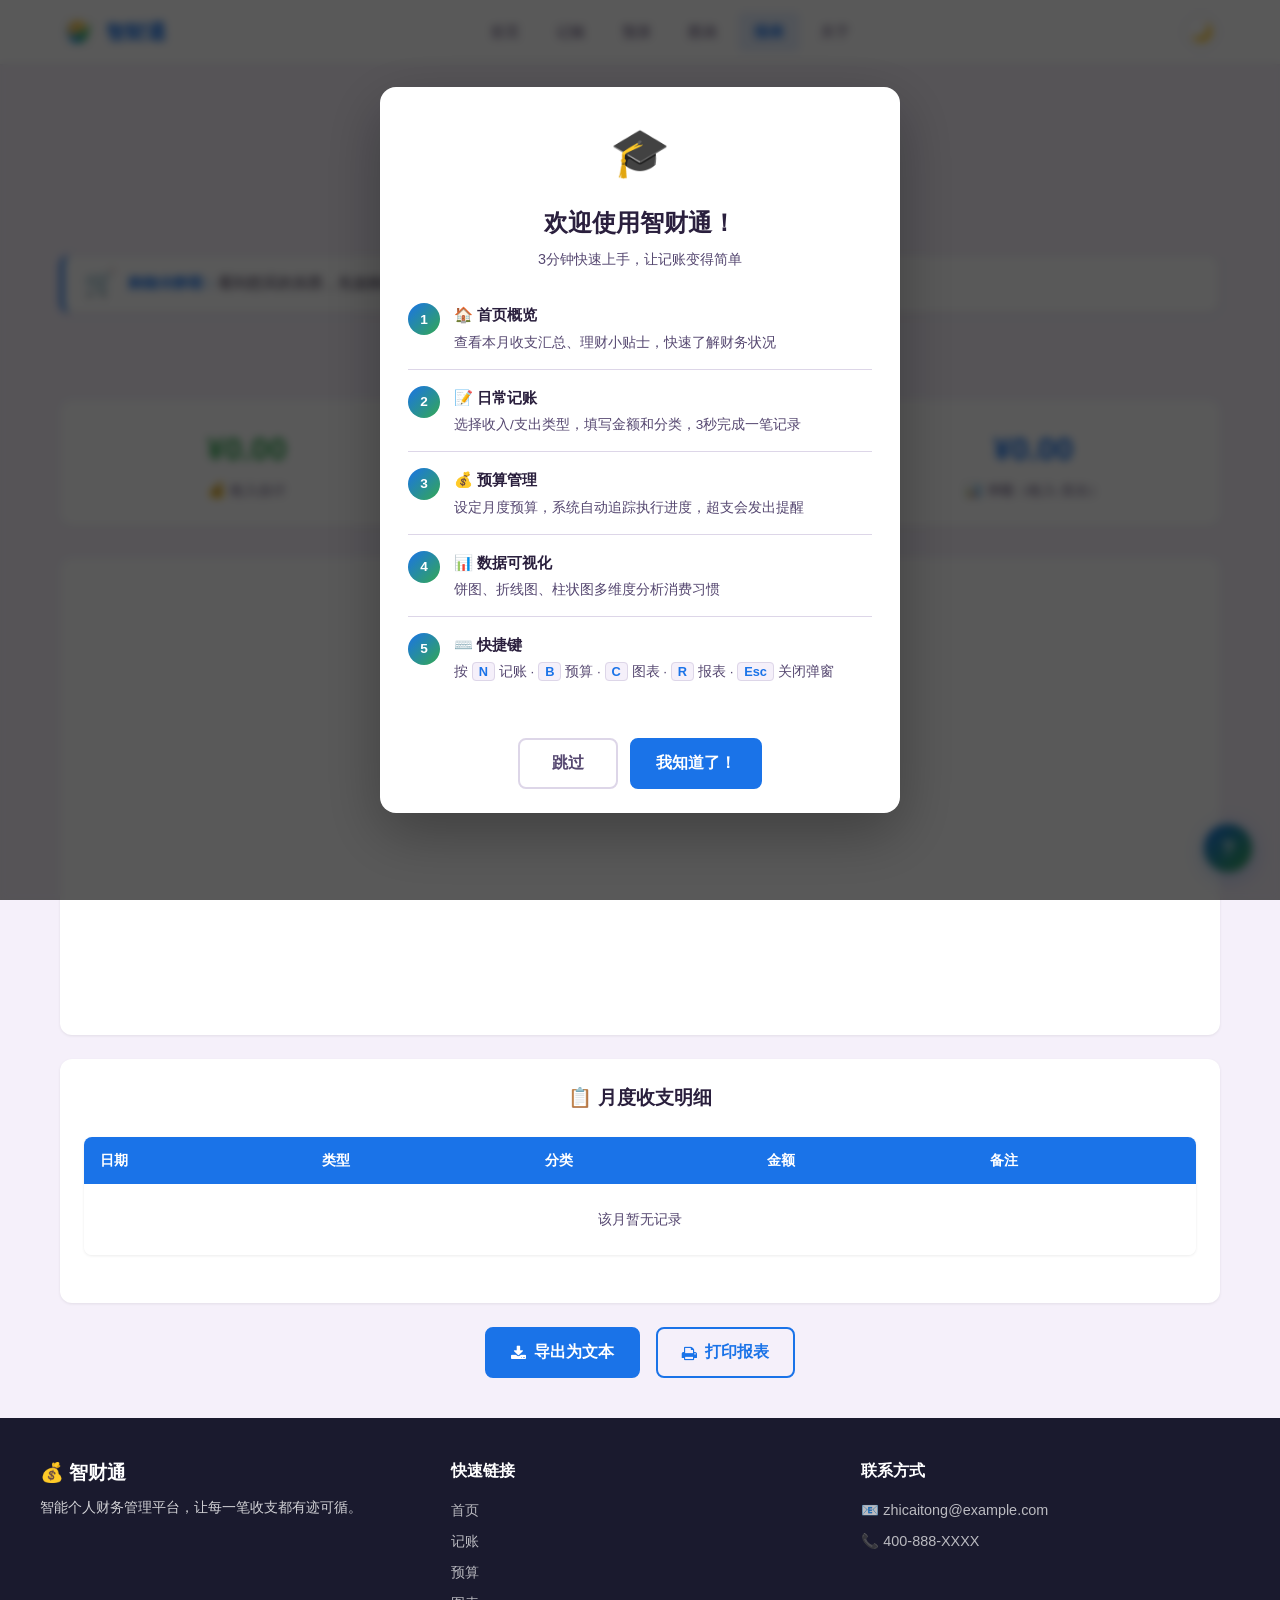
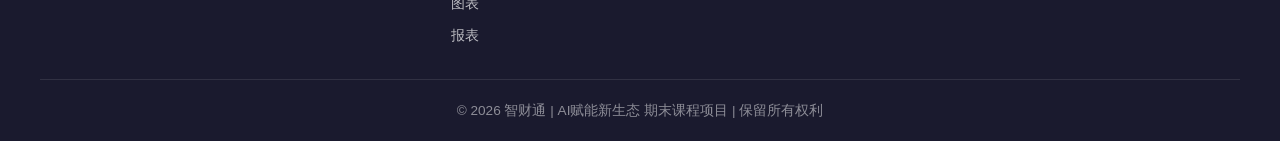
<file: report.html>
<!DOCTYPE html>
<html lang="zh-CN">
<head>
<meta charset="UTF-8">
  <meta name="viewport" content="width=device-width, initial-scale=1.0, maximum-scale=1.0, user-scalable=no">
  <link rel="manifest" href="manifest.json">
  <meta name="theme-color" content="#1a73e8">
  <meta name="apple-mobile-web-app-capable" content="yes">
  <meta name="apple-mobile-web-app-status-bar-style" content="default">
  <meta name="apple-mobile-web-app-title" content="智财通">
  <link rel="apple-touch-icon" href="images/logo.jpg">
  <title>财务报表 - 智财通</title>
  <link rel="stylesheet" href="css/style.css">
  <link rel="stylesheet" href="https://cdn.bootcdn.net/ajax/libs/font-awesome/4.7.0/css/font-awesome.min.css">
</head>
<body>
  <!-- 导航栏 -->
  <nav class="navbar">
    <div class="navbar__inner">
      <a href="index.html" class="navbar__logo">
        <img src="images/logo.jpg" alt="智财通" class="navbar__logo-img">
        <span class="navbar__logo-text">智财通</span>
      </a>
      <input type="checkbox" id="nav-toggle" class="navbar__toggle-checkbox">
      <label for="nav-toggle" class="navbar__hamburger">
        <span class="navbar__hamburger-line"></span>
        <span class="navbar__hamburger-line"></span>
        <span class="navbar__hamburger-line"></span>
      </label>
      <div class="navbar__links">
        <a href="index.html" class="navbar__link">首页</a>
        <a href="record.html" class="navbar__link">记账</a>
        <a href="budget.html" class="navbar__link">预算</a>
        <a href="chart.html" class="navbar__link">图表</a>
        <a href="report.html" class="navbar__link navbar__link--active">报表</a>
        <a href="about.html" class="navbar__link">关于</a>
      </div>
    </div>
  </nav>

  <!-- 主内容 -->
  <main>
    <div class="page-section">
      <h1 class="page-title">财务报表</h1>
      <p class="page-subtitle">月度/年度收支汇总，财务状况一目了然</p>

      <!-- 优化8: 每日理财小贴士 -->
      <div id="daily-tip-report"></div>

      <!-- 月份选择器 -->
      <div style="display: flex; justify-content: center; gap: 12px; margin-bottom: 24px; flex-wrap: wrap; align-items: center;">
        <button class="btn btn--sm" style="border: 1px solid var(--color-border);" onclick="changeMonth(-1)">
          <i class="fa fa-chevron-left"></i> 上月
        </button>
        <span style="font-size: 1.2rem; font-weight: 700; min-width: 120px; text-align: center;" id="report-month-label">2026年5月</span>
        <button class="btn btn--sm" style="border: 1px solid var(--color-border);" onclick="changeMonth(1)">
          下月 <i class="fa fa-chevron-right"></i>
        </button>
      </div>

      <!-- 汇总卡片 -->
      <div class="report-cards">
        <div class="report-card">
          <div class="report-card__value report-card__value--income" id="report-income">¥0.00</div>
          <div class="report-card__label">💰 收入合计</div>
        </div>
        <div class="report-card">
          <div class="report-card__value report-card__value--expense" id="report-expense">¥0.00</div>
          <div class="report-card__label">💸 支出合计</div>
        </div>
        <div class="report-card">
          <div class="report-card__value report-card__value--net" id="report-net">¥0.00</div>
          <div class="report-card__label">📊 净额（收入-支出）</div>
        </div>
      </div>

      <!-- 月度趋势图 -->
      <div class="chart-container">
        <h3 class="chart-container__title">📈 月度收支趋势（年度汇总）</h3>
        <div id="report-chart" class="report-chart-box"></div>
      </div>

      <!-- 月度明细表 -->
      <div class="chart-container">
        <h3 class="chart-container__title">📋 月度收支明细</h3>
        <div class="table-wrapper">
          <table class="data-table">
            <thead>
              <tr>
                <th>日期</th>
                <th>类型</th>
                <th>分类</th>
                <th>金额</th>
                <th>备注</th>
              </tr>
            </thead>
            <tbody id="report-table-body">
              <!-- 由 JS 动态生成 -->
            </tbody>
          </table>
        </div>
      </div>

      <!-- 导出按钮 -->
      <div style="text-align: center; margin-top: 24px;">
        <button class="btn btn--primary" onclick="exportReport()">
          <i class="fa fa-download"></i> 导出为文本
        </button>
        <button class="btn" style="margin-left: 12px; border: 2px solid var(--color-primary); color: var(--color-primary);" onclick="window.print()">
          <i class="fa fa-print"></i> 打印报表
        </button>
      </div>
    </div>
  </main>

  <!-- 页脚 -->
  <footer class="footer">
    <div class="footer__inner">
      <div class="footer__grid">
        <div>
          <p class="footer__brand">💰 智财通</p>
          <p class="footer__desc">智能个人财务管理平台，让每一笔收支都有迹可循。</p>
        </div>
        <div>
          <p class="footer__title">快速链接</p>
          <div class="footer__links">
            <a href="index.html" class="footer__link">首页</a>
            <a href="record.html" class="footer__link">记账</a>
            <a href="budget.html" class="footer__link">预算</a>
            <a href="chart.html" class="footer__link">图表</a>
            <a href="report.html" class="footer__link">报表</a>
          </div>
        </div>
        <div>
          <p class="footer__title">联系方式</p>
          <div class="footer__links">
            <span class="footer__link">📧 zhicaitong@example.com</span>
            <span class="footer__link">📞 400-888-XXXX</span>
          </div>
        </div>
      </div>
      <div class="footer__bottom">
        © 2026 智财通 | AI赋能新生态 期末课程项目 | 保留所有权利
      </div>
    </div>
  </footer>

  <!-- ECharts CDN -->
  <script src="https://cdn.bootcdn.net/ajax/libs/echarts/5.4.3/echarts.min.js"></script>
  <script src="js/main.js"></script>
  <script>
    // 优化8: 报表页小贴士
    document.addEventListener('DOMContentLoaded', function() {
      showDailyTip('#daily-tip-report');
    });
  </script>
  <script>
    // ===== 月份导航 =====
    var reportYear = new Date().getFullYear();
    var reportMonth = new Date().getMonth() + 1; // 1-12

    function changeMonth(delta) {
      reportMonth += delta;
      if (reportMonth > 12) { reportMonth = 1; reportYear++; }
      if (reportMonth < 1) { reportMonth = 12; reportYear--; }
      renderReport();
    }

    function getReportMonthStr() {
      return reportYear.toString() + '-' + String(reportMonth).padStart(2, '0');
    }

    function getReportYearStr() {
      return reportYear.toString();
    }

    // ===== 初始化报表页 =====
    clearTimeout(window.__echartsLoadTimeout);
async function initReportPage() {
      await initDefaultRecords();
      renderReport();
    }

    // ===== 渲染报表 =====
    function renderReport() {
      var monthStr = getReportMonthStr();
      document.getElementById('report-month-label').textContent = reportYear + '年' + reportMonth + '月';

      var records = getRecords();
      var monthRecords = records.filter(function (r) { return r.date.startsWith(monthStr); });

      // 汇总计算
      var totalIncome = monthRecords.filter(function (r) { return r.type === 'income'; })
        .reduce(function (s, r) { return s + r.amount; }, 0);
      var totalExpense = monthRecords.filter(function (r) { return r.type === 'expense'; })
        .reduce(function (s, r) { return s + r.amount; }, 0);
      var net = totalIncome - totalExpense;

      // 优化4: 数字滚动动画
      animateNumber(document.getElementById('report-income'), totalIncome, 600);
      animateNumber(document.getElementById('report-expense'), totalExpense, 600);
      var netEl = document.getElementById('report-net');
      animateNumber(netEl, Math.abs(net), 800);
      setTimeout(function() {
        netEl.textContent = (net >= 0 ? '+' : '') + '¥' + net.toFixed(2);
      }, 810);

      // 渲染明细表
      renderReportTable(monthRecords);

      // 渲染年度趋势图
      renderReportChart(records);
    }

    // ===== 渲染明细表 =====
    function renderReportTable(records) {
      var tbody = document.getElementById('report-table-body');
      if (records.length === 0) {
        tbody.innerHTML = '<tr><td colspan="5" style="text-align: center; color: var(--color-text-secondary); padding: 24px;">该月暂无记录</td></tr>';
        return;
      }

      tbody.innerHTML = records.sort(function (a, b) { return b.date.localeCompare(a.date); }).map(function (r) {
        var sign = r.type === 'income' ? '+' : '-';
        var amtColor = r.type === 'income' ? 'color: var(--color-secondary);' : 'color: var(--color-warning);';
        var typeText = r.type === 'income' ? '💰 收入' : '💸 支出';
        return '<tr>' +
          '<td>' + r.date + '</td>' +
          '<td>' + typeText + '</td>' +
          '<td>' + getCategoryIcon(r.category) + ' ' + r.category + '</td>' +
          '<td style="font-weight: 700; ' + amtColor + '">' + sign + '¥' + r.amount.toFixed(2) + '</td>' +
          '<td style="color: var(--color-text-secondary);">' + (r.note || '-') + '</td>' +
          '</tr>';
      }).join('');
    }

    // ===== 渲染年度趋势图 =====
    function renderReportChart(records) {
      var dom = document.getElementById('report-chart');
      if (!dom) return;
      // 销毁已有实例
      var existing = echarts.getInstanceByDom(dom);
      if (existing) existing.dispose();

      var chart = echarts.init(dom);
      var monthly = getMonthlySummary(records);
      var yearStr = getReportYearStr();
      var months = [];
      var incomeData = [];
      var expenseData = [];

      for (var i = 1; i <= 12; i++) {
        var key = yearStr + '-' + String(i).padStart(2, '0');
        months.push(i + '月');
        if (monthly[key]) {
          incomeData.push(monthly[key].income);
          expenseData.push(monthly[key].expense);
        } else {
          incomeData.push(0);
          expenseData.push(0);
        }
      }

      var option = {
        tooltip: {
          trigger: 'axis',
          formatter: function (params) {
            var res = yearStr + '年' + params[0].axisValue + '<br/>';
            params.forEach(function (p) {
              res += p.marker + ' ' + p.seriesName + ': ¥' + p.value.toFixed(2) + '<br/>';
            });
            return res;
          }
        },
        legend: {
          data: ['收入', '支出'],
          top: 4
        },
        grid: {
          left: '3%',
          right: '4%',
          bottom: '3%',
          top: '14%',
          containLabel: true
        },
        xAxis: {
          type: 'category',
          data: months
        },
        yAxis: {
          type: 'value',
          axisLabel: { formatter: '¥{value}' }
        },
        series: [
          {
            name: '收入',
            type: 'bar',
            data: incomeData,
            itemStyle: {
              color: '#34a853',
              borderRadius: [4, 4, 0, 0]
            },
            barWidth: '35%'
          },
          {
            name: '支出',
            type: 'bar',
            data: expenseData,
            itemStyle: {
              color: '#ea4335',
              borderRadius: [4, 4, 0, 0]
            },
            barWidth: '35%'
          }
        ]
      };

      chart.setOption(option);
      window.addEventListener('resize', function () { chart.resize(); });
    }

    // ===== 导出报表 =====
    function exportReport() {
      var monthStr = getReportMonthStr();
      var records = getRecords().filter(function (r) { return r.date.startsWith(monthStr); });
      var totalIncome = records.filter(function (r) { return r.type === 'income'; }).reduce(function (s, r) { return s + r.amount; }, 0);
      var totalExpense = records.filter(function (r) { return r.type === 'expense'; }).reduce(function (s, r) { return s + r.amount; }, 0);

      var text = '智财通 · 财务报表\n';
      text += reportYear + '年' + reportMonth + '月\n';
      text += '='.repeat(40) + '\n\n';
      text += '收入合计：¥' + totalIncome.toFixed(2) + '\n';
      text += '支出合计：¥' + totalExpense.toFixed(2) + '\n';
      text += '净额：¥' + (totalIncome - totalExpense).toFixed(2) + '\n\n';
      text += '-'.repeat(40) + '\n';
      text += '日期\t\t类型\t分类\t金额\t备注\n';
      text += '-'.repeat(40) + '\n';

      records.sort(function (a, b) { return b.date.localeCompare(a.date); }).forEach(function (r) {
        var sign = r.type === 'income' ? '+' : '-';
        var typeText = r.type === 'income' ? '收入' : '支出';
        text += r.date + '\t' + typeText + '\t' + r.category + '\t' + sign + '¥' + r.amount.toFixed(2) + '\t' + (r.note || '-') + '\n';
      });

      text += '\n报告由智财通自动生成 | © 2026 智财通';

      var blob = new Blob([text], { type: 'text/plain;charset=utf-8' });
      var url = URL.createObjectURL(blob);
      var a = document.createElement('a');
      a.href = url;
      a.download = '智财通报表_' + monthStr + '.txt';
      a.click();
      URL.revokeObjectURL(url);
      showToast('报表已导出！');
    }

    document.addEventListener('DOMContentLoaded', initReportPage);

    // bfcache 恢复时刷新
    window.addEventListener('pageshow', function(e) {
      if (e.persisted) {
        renderReport();
      }
    });
  </script>

  <!-- 注册 Service Worker -->
  <script>
  if ('serviceWorker' in navigator) {
    navigator.serviceWorker.register('sw.js').catch(function() {});
  }
  </script>
</body>
</html>
</file>
<file: css/style.css>
﻿/* ============================================
   智财通 - 个人财务智能管理平台
   全局响应式样式文件
   ============================================ */

/* --- CSS Variables --- */
:root {
  --color-primary: #1a73e8;
  --color-primary-light: #e8f0fe;
  --color-secondary: #34a853;
  --color-warning: #ea4335;
  --color-warning-light: #fce8e6;
  /* --color-bg 由 main.js 随机护眼色覆盖 */
  --color-bg: #f8f9fa;
  --color-white: #ffffff;
  --color-text: #202124;
  --color-text-secondary: #5f6368;
  --color-border: #dadce0;
  --color-card-shadow: rgba(0, 0, 0, 0.1);
  --radius-sm: 6px;
  --radius-md: 8px;
  --radius-lg: 12px;
  --radius-xl: 16px;
  --shadow-sm: 0 1px 3px rgba(0,0,0,0.08);
  --shadow-md: 0 4px 12px rgba(0,0,0,0.1);
  --shadow-lg: 0 8px 24px rgba(0,0,0,0.12);
  --shadow-hover: 0 8px 20px rgba(0,0,0,0.15);
  --transition: 0.3s ease;
  --max-width: 1200px;
  --nav-height: 64px;
  --font-stack: -apple-system, BlinkMacSystemFont, "Segoe UI", Roboto, "Helvetica Neue", Arial, sans-serif;
}

/* --- Global Reset --- */
*, *::before, *::after {
  box-sizing: border-box;
  margin: 0;
  padding: 0;
}

html {
  scroll-behavior: smooth;
  font-size: 16px;
}

body {
  font-family: var(--font-stack);
  color: var(--color-text);
  background-color: var(--color-bg);
  line-height: 1.6;
  min-height: 100vh;
  -webkit-font-smoothing: antialiased;
}

a {
  text-decoration: none;
  color: inherit;
}

ul, ol {
  list-style: none;
}

img {
  max-width: 100%;
  display: block;
}

button {
  cursor: pointer;
  border: none;
  background: none;
  font-family: inherit;
  font-size: inherit;
}

input, select, textarea {
  font-family: inherit;
  font-size: inherit;
}

/* --- Utility Classes --- */
.container {
  width: 100%;
  max-width: var(--max-width);
  margin: 0 auto;
  padding: 0 20px;
}

.section-title {
  font-size: 1.75rem;
  font-weight: 700;
  text-align: center;
  margin-bottom: 0.5rem;
  color: var(--color-text);
}

.section-subtitle {
  text-align: center;
  color: var(--color-text-secondary);
  margin-bottom: 2.5rem;
  font-size: 1rem;
}

/* ============================================
   Navbar
   ============================================ */
.navbar {
  position: fixed;
  top: 0;
  left: 0;
  right: 0;
  height: var(--nav-height);
  background: var(--color-white);
  box-shadow: var(--shadow-sm);
  z-index: 1000;
  transition: box-shadow var(--transition);
}

.navbar__inner {
  display: flex;
  align-items: center;
  justify-content: space-between;
  height: 100%;
  max-width: var(--max-width);
  margin: 0 auto;
  padding: 0 20px;
}

.navbar__logo {
  display: flex;
  align-items: center;
  gap: 10px;
  font-size: 1.25rem;
  font-weight: 700;
  color: var(--color-primary);
  flex-shrink: 0;
}

.navbar__logo-icon {
  width: 36px;
  height: 36px;
  background: linear-gradient(135deg, var(--color-primary), var(--color-secondary));
  border-radius: var(--radius-sm);
  display: flex;
  align-items: center;
  justify-content: center;
  color: white;
  font-size: 1.1rem;
}

.navbar__logo-img {
  height: 36px;
  width: auto;
  border-radius: 4px;
}

.navbar__logo-text {
  white-space: nowrap;
}

.navbar__links {
  display: flex;
  align-items: center;
  gap: 4px;
}

.navbar__link {
  padding: 8px 16px;
  border-radius: var(--radius-sm);
  font-size: 0.95rem;
  font-weight: 500;
  color: var(--color-text-secondary);
  transition: all var(--transition);
  white-space: nowrap;
}

.navbar__link:hover {
  color: var(--color-primary);
  background: var(--color-primary-light);
}

.navbar__link--active {
  color: var(--color-primary);
  background: var(--color-primary-light);
  font-weight: 600;
}

/* Hamburger Menu (Checkbox Hack) */
.navbar__toggle-checkbox {
  display: none;
}

.navbar__hamburger {
  display: none;
  flex-direction: column;
  justify-content: center;
  gap: 5px;
  width: 36px;
  height: 36px;
  cursor: pointer;
  padding: 6px;
  border-radius: var(--radius-sm);
  transition: background var(--transition);
}

.navbar__hamburger:hover {
  background: var(--color-primary-light);
}

.navbar__hamburger-line {
  display: block;
  width: 100%;
  height: 2px;
  background: var(--color-text);
  border-radius: 2px;
  transition: all 0.3s ease;
  transform-origin: center;
}

/* Hamburger Animation */
.navbar__toggle-checkbox:checked ~ .navbar__hamburger .navbar__hamburger-line:nth-child(1) {
  transform: translateY(7px) rotate(45deg);
}

.navbar__toggle-checkbox:checked ~ .navbar__hamburger .navbar__hamburger-line:nth-child(2) {
  opacity: 0;
  transform: scaleX(0);
}

.navbar__toggle-checkbox:checked ~ .navbar__hamburger .navbar__hamburger-line:nth-child(3) {
  transform: translateY(-7px) rotate(-45deg);
}

/* ============================================
   Hero Section
   ============================================ */
.hero {
  padding-top: calc(var(--nav-height) + 60px);
  padding-bottom: 80px;
  background-color: #1a73e8;
  color: white;
  text-align: center;
  position: relative;
  overflow: hidden;
}

/* Hero 底部渐变过渡 */
.hero__bg-img {
  position: absolute;
  top: 0;
  left: 0;
  width: 100%;
  height: 100%;
  object-fit: cover;
  opacity: 0.35;
  z-index: 0;
}

.hero::before {
  content: '';
  position: absolute;
  top: -50%;
  right: -20%;
  width: 600px;
  height: 600px;
  background: rgba(255,255,255,0.05);
  border-radius: 50%;
  pointer-events: none;
}

.hero::after {
  content: '';
  position: absolute;
  bottom: 0;
  left: 0;
  width: 100%;
  height: 120px;
  background: linear-gradient(to bottom, transparent, var(--color-bg));
  z-index: 2;
  pointer-events: none;
}

.hero__content {
  position: relative;
  z-index: 1;
}

.hero__slogan {
  font-size: 2.5rem;
  font-weight: 800;
  margin-bottom: 1rem;
  letter-spacing: 2px;
}

.hero__subtitle {
  font-size: 1.2rem;
  margin-bottom: 2.5rem;
  opacity: 0.9;
  font-weight: 300;
}

.hero__buttons {
  display: flex;
  justify-content: center;
  gap: 16px;
  flex-wrap: wrap;
}

/* ============================================
   Buttons
   ============================================ */
.btn {
  display: inline-flex;
  align-items: center;
  justify-content: center;
  gap: 8px;
  padding: 12px 24px;
  border-radius: var(--radius-md);
  font-size: 1rem;
  font-weight: 600;
  transition: all var(--transition);
  border: 2px solid transparent;
  cursor: pointer;
  text-align: center;
  line-height: 1.4;
}

.btn--primary {
  background: var(--color-primary);
  color: white;
  border-color: var(--color-primary);
}

.btn--primary:hover {
  background: #1557b0;
  border-color: #1557b0;
  transform: translateY(-2px);
  box-shadow: var(--shadow-md);
}

.btn--secondary {
  background: transparent;
  color: white;
  border-color: rgba(255,255,255,0.7);
}

.btn--secondary:hover {
  background: rgba(255,255,255,0.15);
  border-color: white;
  transform: translateY(-2px);
}

.btn--white {
  background: white;
  color: var(--color-primary);
  border-color: white;
}

.btn--white:hover {
  background: #f0f0f0;
  transform: translateY(-2px);
  box-shadow: var(--shadow-md);
}

.btn--block {
  width: 100%;
}

.btn--sm {
  padding: 8px 16px;
  font-size: 0.875rem;
}

.btn--danger {
  background: var(--color-warning);
  color: white;
  border-color: var(--color-warning);
}

.btn--danger:hover {
  background: #c5221f;
  border-color: #c5221f;
}

/* ============================================
   Feature Grid
   ============================================ */
.feature-grid {
  display: grid;
  grid-template-columns: 1fr;
  gap: 24px;
  padding: 60px 20px;
  max-width: var(--max-width);
  margin: 0 auto;
}

.feature-grid__item {
  background: var(--color-white);
  border-radius: var(--radius-lg);
  padding: 32px 24px;
  text-align: center;
  box-shadow: var(--shadow-sm);
  transition: all var(--transition);
  cursor: default;
}

.feature-grid__item:hover {
  transform: translateY(-4px);
  box-shadow: var(--shadow-hover);
}

.feature-grid__icon {
  font-size: 2.5rem;
  margin-bottom: 1rem;
  display: block;
}

.feature-grid__title {
  font-size: 1.15rem;
  font-weight: 700;
  margin-bottom: 0.5rem;
  color: var(--color-text);
}

.feature-grid__desc {
  font-size: 0.9rem;
  color: var(--color-text-secondary);
  line-height: 1.6;
}

/* ============================================
   Cards
   ============================================ */
.card {
  background: var(--color-white);
  border-radius: var(--radius-lg);
  box-shadow: var(--shadow-sm);
  transition: all var(--transition);
  overflow: hidden;
}

.card:hover {
  transform: translateY(-4px);
  box-shadow: var(--shadow-hover);
}

.card__body {
  padding: 24px;
}

.card__title {
  font-size: 1.1rem;
  font-weight: 700;
  margin-bottom: 0.75rem;
}

/* ============================================
   Chart Components
   ============================================ */
.chart-container {
  background: var(--color-white);
  border-radius: var(--radius-lg);
  box-shadow: var(--shadow-sm);
  padding: 24px;
  margin: 24px 0;
}

.chart-container__title {
  font-size: 1.2rem;
  font-weight: 700;
  margin-bottom: 1rem;
  text-align: center;
}

.chart-tabs {
  display: flex;
  justify-content: center;
  gap: 8px;
  margin-bottom: 1.5rem;
  flex-wrap: wrap;
}

.tab-btn {
  padding: 8px 20px;
  border-radius: 20px;
  font-size: 0.9rem;
  font-weight: 500;
  color: var(--color-text-secondary);
  background: var(--color-bg);
  border: 1px solid var(--color-border);
  transition: all var(--transition);
  cursor: pointer;
}

.tab-btn:hover {
  color: var(--color-primary);
  border-color: var(--color-primary);
}

.tab-btn--active {
  background: var(--color-primary);
  color: white;
  border-color: var(--color-primary);
}

.tab-btn--active:hover {
  background: #1557b0;
  color: white;
}

.chart-box {
  width: 100%;
  height: 400px;
}

.chart-box--hidden {
  display: none;
}

/* ============================================
   Forms
   ============================================ */
.form-group {
  margin-bottom: 1.25rem;
}

.form-label {
  display: block;
  font-size: 0.875rem;
  font-weight: 600;
  color: var(--color-text);
  margin-bottom: 6px;
}

.form-input {
  width: 100%;
  padding: 10px 14px;
  border: 1.5px solid var(--color-border);
  border-radius: var(--radius-sm);
  font-size: 1rem;
  transition: border-color var(--transition);
  background: var(--color-white);
  color: var(--color-text);
}

.form-input:focus {
  outline: none;
  border-color: var(--color-primary);
  box-shadow: 0 0 0 3px var(--color-primary-light);
}

.form-select {
  width: 100%;
  padding: 10px 14px;
  border: 1.5px solid var(--color-border);
  border-radius: var(--radius-sm);
  font-size: 1rem;
  background: var(--color-white);
  color: var(--color-text);
  cursor: pointer;
}

.form-select:focus {
  outline: none;
  border-color: var(--color-primary);
}

/* Type Toggle Buttons */
.type-toggle {
  display: flex;
  gap: 0;
  border-radius: var(--radius-md);
  overflow: hidden;
  border: 2px solid var(--color-primary);
  margin-bottom: 1.25rem;
}

.type-toggle__btn {
  flex: 1;
  padding: 12px 20px;
  font-size: 1rem;
  font-weight: 600;
  color: var(--color-primary);
  background: var(--color-white);
  border: none;
  transition: all var(--transition);
  cursor: pointer;
}

.type-toggle__btn--active {
  background: var(--color-primary);
  color: white;
}

.type-toggle__btn:hover:not(.type-toggle__btn--active) {
  background: var(--color-primary-light);
}

/* Category Button Group */
.category-group {
  display: flex;
  flex-wrap: wrap;
  gap: 8px;
  margin-bottom: 1.25rem;
}

.category-btn {
  padding: 8px 16px;
  border-radius: 20px;
  font-size: 0.875rem;
  font-weight: 500;
  color: var(--color-text-secondary);
  background: var(--color-bg);
  border: 1px solid var(--color-border);
  transition: all var(--transition);
  cursor: pointer;
}

.category-btn:hover {
  border-color: var(--color-primary);
  color: var(--color-primary);
}

.category-btn--active {
  background: var(--color-primary);
  color: white;
  border-color: var(--color-primary);
}

/* ============================================
   Tables
   ============================================ */
.table-wrapper {
  overflow-x: auto;
  margin: 1.5rem 0;
  border-radius: var(--radius-md);
  box-shadow: var(--shadow-sm);
}

.data-table {
  width: 100%;
  border-collapse: collapse;
  background: var(--color-white);
  font-size: 0.9rem;
}

.data-table th {
  background: var(--color-primary);
  color: white;
  padding: 12px 16px;
  text-align: left;
  font-weight: 600;
  white-space: nowrap;
}

.data-table td {
  padding: 12px 16px;
  border-bottom: 1px solid var(--color-border);
  vertical-align: middle;
}

.data-table tbody tr:hover {
  background: var(--color-primary-light);
}

.data-table tbody tr:last-child td {
  border-bottom: none;
}

/* Budget Status */
.budget-status--normal {
  color: var(--color-secondary);
  font-weight: 600;
}

.budget-status--warning {
  color: #f9ab00;
  font-weight: 600;
}

.budget-status--danger {
  color: var(--color-warning);
  font-weight: 600;
}

.budget-row--warning {
  background: #fff8e1 !important;
}

.budget-row--danger {
  background: var(--color-warning-light) !important;
}

/* Progress Bar */
.progress-bar {
  width: 100%;
  height: 8px;
  background: var(--color-bg);
  border-radius: 4px;
  overflow: hidden;
  margin: 4px 0;
}

.progress-bar__fill {
  height: 100%;
  border-radius: 4px;
  transition: width 0.5s ease;
  background: var(--color-secondary);
}

.progress-bar__fill--warning {
  background: #f9ab00;
}

.progress-bar__fill--danger {
  background: var(--color-warning);
}

/* ============================================
   Records List
   ============================================ */
.records-list {
  margin-top: 1.5rem;
}

.records-list__title {
  font-size: 1.1rem;
  font-weight: 700;
  margin-bottom: 1rem;
  color: var(--color-text);
}

.record-item {
  display: flex;
  align-items: center;
  justify-content: space-between;
  padding: 12px 16px;
  background: var(--color-white);
  border-radius: var(--radius-md);
  margin-bottom: 8px;
  box-shadow: var(--shadow-sm);
  transition: all var(--transition);
}

.record-item:hover {
  box-shadow: var(--shadow-md);
}

.record-item__left {
  display: flex;
  align-items: center;
  gap: 12px;
}

.record-item__icon {
  width: 40px;
  height: 40px;
  border-radius: 50%;
  display: flex;
  align-items: center;
  justify-content: center;
  font-size: 1.1rem;
  flex-shrink: 0;
}

.record-item__icon--income {
  background: #e6f4ea;
  color: var(--color-secondary);
}

.record-item__icon--expense {
  background: var(--color-warning-light);
  color: var(--color-warning);
}

.record-item__info {
  display: flex;
  flex-direction: column;
}

.record-item__category {
  font-weight: 600;
  font-size: 0.95rem;
}

.record-item__note {
  font-size: 0.8rem;
  color: var(--color-text-secondary);
}

.record-item__right {
  display: flex;
  align-items: center;
  gap: 12px;
}

.record-item__amount {
  font-weight: 700;
  font-size: 1rem;
  white-space: nowrap;
}

.record-item__amount--income {
  color: var(--color-secondary);
}

.record-item__amount--expense {
  color: var(--color-warning);
}

.record-item__date {
  font-size: 0.8rem;
  color: var(--color-text-secondary);
  white-space: nowrap;
}

.record-item__delete {
  width: 28px;
  height: 28px;
  border-radius: 50%;
  display: flex;
  align-items: center;
  justify-content: center;
  color: var(--color-text-secondary);
  transition: all var(--transition);
  flex-shrink: 0;
}

.record-item__delete:hover {
  background: var(--color-warning-light);
  color: var(--color-warning);
}

/* Daily Summary */
.daily-summary {
  display: flex;
  gap: 16px;
  padding: 16px;
  background: var(--color-white);
  border-radius: var(--radius-md);
  box-shadow: var(--shadow-sm);
  margin-bottom: 1.5rem;
  flex-wrap: wrap;
}

.daily-summary__item {
  flex: 1;
  min-width: 100px;
  text-align: center;
}

.daily-summary__label {
  font-size: 0.8rem;
  color: var(--color-text-secondary);
  margin-bottom: 4px;
}

.daily-summary__value {
  font-size: 1.2rem;
  font-weight: 700;
}

.daily-summary__value--income {
  color: var(--color-secondary);
}

.daily-summary__value--expense {
  color: var(--color-warning);
}

.daily-summary__value--positive {
  color: var(--color-secondary);
}

.daily-summary__value--negative {
  color: var(--color-warning);
}

/* ============================================
   Modal
   ============================================ */
.modal-overlay {
  position: fixed;
  top: 0;
  left: 0;
  right: 0;
  bottom: 0;
  background: rgba(0,0,0,0.5);
  display: none;
  align-items: center;
  justify-content: center;
  z-index: 2000;
  padding: 20px;
}

.modal-overlay--visible {
  display: flex;
}

.modal {
  background: var(--color-white);
  border-radius: var(--radius-lg);
  width: 100%;
  max-width: 500px;
  max-height: 90vh;
  overflow-y: auto;
  box-shadow: var(--shadow-lg);
  animation: modalIn 0.25s ease;
}

@keyframes modalIn {
  from { opacity: 0; transform: scale(0.95) translateY(10px); }
  to { opacity: 1; transform: scale(1) translateY(0); }
}

.modal__header {
  display: flex;
  align-items: center;
  justify-content: space-between;
  padding: 20px 24px;
  border-bottom: 1px solid var(--color-border);
}

.modal__title {
  font-size: 1.2rem;
  font-weight: 700;
}

.modal__close {
  width: 32px;
  height: 32px;
  border-radius: 50%;
  display: flex;
  align-items: center;
  justify-content: center;
  color: var(--color-text-secondary);
  transition: all var(--transition);
}

.modal__close:hover {
  background: var(--color-bg);
  color: var(--color-text);
}

.modal__body {
  padding: 24px;
}

.modal__footer {
  display: flex;
  gap: 12px;
  justify-content: flex-end;
  padding: 16px 24px;
  border-top: 1px solid var(--color-border);
}

/* ============================================
   Page Sections
   ============================================ */
.page-section {
  padding: 40px 20px;
  max-width: var(--max-width);
  margin: 0 auto;
}

.page-title {
  font-size: 1.75rem;
  font-weight: 700;
  text-align: center;
  padding-top: calc(var(--nav-height) + 40px);
  margin-bottom: 0.5rem;
}

.page-subtitle {
  text-align: center;
  color: var(--color-text-secondary);
  margin-bottom: 2rem;
}

/* ============================================
   About Page
   ============================================ */
.about-hero {
  padding-top: calc(var(--nav-height) + 60px);
  padding-bottom: 60px;
  background: linear-gradient(135deg, #1a73e8 0%, #34a853 100%);
  color: white;
  text-align: center;
}

.about-hero__title {
  font-size: 2rem;
  font-weight: 800;
  margin-bottom: 1rem;
}

.about-hero__desc {
  font-size: 1.1rem;
  opacity: 0.9;
  max-width: 600px;
  margin: 0 auto;
}

.about-section {
  padding: 60px 20px;
  max-width: var(--max-width);
  margin: 0 auto;
}

.about-section__title {
  font-size: 1.5rem;
  font-weight: 700;
  text-align: center;
  margin-bottom: 2rem;
}

.about-team {
  display: grid;
  grid-template-columns: repeat(auto-fit, minmax(200px, 1fr));
  gap: 24px;
  margin-top: 2rem;
}

.about-team__member {
  text-align: center;
  padding: 24px;
  background: var(--color-white);
  border-radius: var(--radius-lg);
  box-shadow: var(--shadow-sm);
}

.about-team__avatar {
  width: 80px;
  height: 80px;
  border-radius: 50%;
  background: var(--color-primary-light);
  display: flex;
  align-items: center;
  justify-content: center;
  margin: 0 auto 1rem;
  font-size: 2rem;
}

.about-team__name {
  font-weight: 700;
  margin-bottom: 4px;
}

.about-team__role {
  font-size: 0.85rem;
  color: var(--color-text-secondary);
}

/* ============================================
   Footer
   ============================================ */
.footer {
  background: #1a1a2e;
  color: rgba(255,255,255,0.8);
  padding: 40px 20px 20px;
  margin-top: auto;
}

.footer__inner {
  max-width: var(--max-width);
  margin: 0 auto;
}

.footer__grid {
  display: grid;
  grid-template-columns: 1fr;
  gap: 32px;
  margin-bottom: 32px;
}

.footer__brand {
  font-size: 1.2rem;
  font-weight: 700;
  color: white;
  margin-bottom: 0.5rem;
}

.footer__desc {
  font-size: 0.9rem;
  line-height: 1.6;
}

.footer__title {
  font-size: 1rem;
  font-weight: 600;
  color: white;
  margin-bottom: 1rem;
}

.footer__links {
  display: flex;
  flex-direction: column;
  gap: 8px;
}

.footer__link {
  font-size: 0.9rem;
  color: rgba(255,255,255,0.7);
  transition: color var(--transition);
}

.footer__link:hover {
  color: white;
}

.footer__bottom {
  border-top: 1px solid rgba(255,255,255,0.1);
  padding-top: 20px;
  text-align: center;
  font-size: 0.85rem;
  color: rgba(255,255,255,0.5);
}

/* ============================================
   Report Page
   ============================================ */
.report-cards {
  display: grid;
  grid-template-columns: 1fr;
  gap: 20px;
  margin-bottom: 2rem;
}

.report-card {
  background: var(--color-white);
  border-radius: var(--radius-lg);
  padding: 24px;
  box-shadow: var(--shadow-sm);
  text-align: center;
}

.report-card__value {
  font-size: 2rem;
  font-weight: 800;
  margin-bottom: 4px;
}

.report-card__value--income {
  color: var(--color-secondary);
}

.report-card__value--expense {
  color: var(--color-warning);
}

.report-card__value--net {
  color: var(--color-primary);
}

.report-card__label {
  font-size: 0.9rem;
  color: var(--color-text-secondary);
}

.report-chart-box {
  width: 100%;
  height: 350px;
  margin: 1.5rem 0;
}

/* ============================================
   Toast Notification
   ============================================ */
.toast {
  position: fixed;
  top: calc(var(--nav-height) + 16px);
  right: 16px;
  padding: 12px 20px;
  border-radius: var(--radius-md);
  color: white;
  font-weight: 500;
  font-size: 0.9rem;
  z-index: 3000;
  animation: toastIn 0.3s ease, toastOut 0.3s ease 2.7s forwards;
  box-shadow: var(--shadow-md);
}

.toast--success {
  background: var(--color-secondary);
}

.toast--error {
  background: var(--color-warning);
}

@keyframes toastIn {
  from { opacity: 0; transform: translateX(100%); }
  to { opacity: 1; transform: translateX(0); }
}

@keyframes toastOut {
  from { opacity: 1; transform: translateX(0); }
  to { opacity: 0; transform: translateX(100%); }
}

/* ============================================
   Responsive - Tablet (768px+)
   ============================================ */
@media (min-width: 768px) {
  .feature-grid {
    grid-template-columns: repeat(2, 1fr);
  }

  .hero__slogan {
    font-size: 3rem;
  }

  .chart-box {
    height: 350px;
  }

  .footer__grid {
    grid-template-columns: repeat(3, 1fr);
  }

  .about-team {
    grid-template-columns: repeat(2, 1fr);
  }

  .report-cards {
    grid-template-columns: repeat(3, 1fr);
  }
}

/* ============================================
   Responsive - Desktop (1025px+)
   ============================================ */
@media (min-width: 1025px) {
  .feature-grid {
    grid-template-columns: repeat(4, 1fr);
  }

  .navbar__hamburger {
    display: none !important;
  }

  .navbar__links {
    display: flex !important;
    position: static;
    flex-direction: row;
    background: none;
    padding: 0;
    box-shadow: none;
  }

  .hero__slogan {
    font-size: 3.5rem;
  }

  .chart-box {
    height: 400px;
  }

  .about-team {
    grid-template-columns: repeat(4, 1fr);
  }
}

/* ============================================
   Responsive - Mobile (<768px)
   ============================================ */
@media (max-width: 1024px) {
  .navbar__hamburger {
    display: flex;
  }

  .navbar__links {
    display: none;
    position: absolute;
    top: var(--nav-height);
    left: 0;
    right: 0;
    background: var(--color-white);
    flex-direction: column;
    padding: 16px 20px;
    box-shadow: var(--shadow-md);
    gap: 4px;
  }

  .navbar__toggle-checkbox:checked ~ .navbar__links {
    display: flex;
  }

  .navbar__link {
    padding: 12px 16px;
    width: 100%;
    border-radius: var(--radius-sm);
  }
}

@media (max-width: 767px) {
  .hero__slogan {
    font-size: 1.75rem;
  }

  .hero__subtitle {
    font-size: 1rem;
  }

  .hero__buttons {
    flex-direction: column;
    align-items: center;
  }

  .chart-box {
    height: 300px;
  }

  .page-title {
    font-size: 1.4rem;
  }

  .daily-summary {
    flex-direction: column;
    gap: 8px;
  }

  .daily-summary__item {
    display: flex;
    justify-content: space-between;
    text-align: left;
  }

  .modal {
    margin: 10px;
  }

  .record-item {
    flex-wrap: wrap;
    gap: 8px;
  }

  .record-item__right {
    width: 100%;
    justify-content: space-between;
  }
}

/* ============================================
   H5 移动端专项优化
   ============================================ */

/* --- 触控优化：所有交互元素至少44px --- */
@media (max-width: 767px) {
  .btn,
  .navbar__link,
  .record-item__delete,
  input[type="submit"],
  button {
    min-height: 44px;
    min-width: 44px;
  }

  input, select, textarea {
    font-size: 16px !important; /* 阻止iOS缩放 */
  }

  /* 表格横向滑动 */
  .budget-table,
  .record-list,
  .report-table {
    -webkit-overflow-scrolling: touch;
  }

  /* 卡片间距优化 */
  .card,
  .report-card {
    padding: 16px;
    margin-bottom: 12px;
  }

  /* 表单全宽 */
  .form-group input,
  .form-group select,
  .form-group textarea {
    width: 100%;
  }

  /* 模态框全屏化 */
  .modal,
  .tour-modal {
    width: 100vw;
    max-width: 100vw;
    margin: 0;
    border-radius: 16px 16px 0 0;
    position: fixed;
    bottom: 0;
    left: 0;
  }

  .modal-overlay,
  .tour-overlay {
    align-items: flex-end;
  }

  /* 导航栏汉堡菜单增强 */
  .navbar__hamburger {
    padding: 10px;
  }

  .navbar__links {
    max-height: 70vh;
    overflow-y: auto;
    border-radius: 0 0 16px 16px;
  }

  /* Home Hero 缩小 */
  .hero__slogan {
    font-size: 1.5rem;
    line-height: 1.3;
  }

  .hero__subtitle {
    font-size: 0.95rem;
  }

  .hero {
    padding: 32px 16px 48px;
  }

  /* 首页卡片2列布局 */
  .feature-grid {
    grid-template-columns: 1fr 1fr;
    gap: 10px;
  }

  .feature-card {
    padding: 14px 10px;
  }

  /* 记账条目堆叠 */
  .record-item {
    flex-direction: column;
    align-items: flex-start;
    padding: 14px;
  }

  .record-item__right {
    width: 100%;
    justify-content: space-between;
    margin-top: 8px;
  }

  /* 预算行优化 */
  .budget-progress-item {
    padding: 12px;
  }

  /* 新手引导适配 */
  .tour-help-btn {
    bottom: 80px;
    right: 16px;
  }

  .tour-step {
    padding: 12px 0;
  }
}

/* --- 极窄屏 (iPhone SE / 320-374px) --- */
@media (max-width: 374px) {
  .hero__slogan {
    font-size: 1.35rem;
  }

  .feature-grid {
    grid-template-columns: 1fr;
  }

  .home-stat-card {
    padding: 14px 10px;
  }

  .navbar__logo-text {
    font-size: 0.95rem;
  }
}

/* --- 底部安全区 (iPhone X+有刘海/圆角) --- */
@supports (padding-bottom: env(safe-area-inset-bottom)) {
  body {
    padding-bottom: env(safe-area-inset-bottom);
  }

  .tour-help-btn {
    bottom: calc(80px + env(safe-area-inset-bottom));
  }
}

/* ============================================
   Mermaid Diagram Styles
   ============================================ */
.mermaid-container {
  background: var(--color-white);
  border-radius: var(--radius-lg);
  padding: 24px;
  box-shadow: var(--shadow-sm);
  margin: 2rem 0;
  overflow-x: auto;
}

/* ============================================
   Markmap Styles
   ============================================ */
.markmap-container {
  background: var(--color-white);
  border-radius: var(--radius-lg);
  padding: 24px;
  box-shadow: var(--shadow-sm);
  margin: 2rem 0;
  min-height: 400px;
}

/* ============================================
   优化1: 玻璃拟态卡片
   ============================================ */
.card {
  background: rgba(255,255,255,0.85);
  backdrop-filter: blur(12px);
  -webkit-backdrop-filter: blur(12px);
  border: 1px solid rgba(255,255,255,0.3);
}

/* ============================================
   优化2: 按钮微动效增强
   ============================================ */
.btn {
  transition: all 0.25s cubic-bezier(0.34, 1.56, 0.64, 1);
}
.btn:hover {
  transform: translateY(-2px) scale(1.02);
}
.btn:active {
  transform: translateY(0) scale(0.98) !important;
}

/* ============================================
   优化3: 导航栏滚动阴影
   ============================================ */
.navbar.navbar--scrolled {
  box-shadow: 0 4px 20px rgba(0,0,0,0.12);
  background: rgba(255,255,255,0.92);
  backdrop-filter: blur(10px);
  -webkit-backdrop-filter: blur(10px);
}

/* ============================================
   优化4: 数字滚动动画
   ============================================ */
@keyframes countUp {
  from { opacity: 0; transform: translateY(10px); }
  to { opacity: 1; transform: translateY(0); }
}
.animate-count {
  animation: countUp 0.6s ease-out forwards;
}

/* ============================================
   优化5: 记录项入场动画
   ============================================ */
@keyframes slideInUp {
  from { opacity: 0; transform: translateY(16px); }
  to { opacity: 1; transform: translateY(0); }
}
.record-item {
  animation: slideInUp 0.35s ease-out backwards;
}
.record-item:nth-child(1) { animation-delay: 0.05s; }
.record-item:nth-child(2) { animation-delay: 0.1s; }
.record-item:nth-child(3) { animation-delay: 0.15s; }
.record-item:nth-child(4) { animation-delay: 0.2s; }
.record-item:nth-child(5) { animation-delay: 0.25s; }

/* ============================================
   优化6: 预算超支浮动提醒
   ============================================ */
.budget-toast {
  position: fixed;
  bottom: 24px;
  right: 24px;
  padding: 14px 22px;
  border-radius: var(--radius-lg);
  color: white;
  font-size: 0.9rem;
  font-weight: 500;
  z-index: 2999;
  box-shadow: 0 8px 32px rgba(0,0,0,0.18);
  display: flex;
  align-items: center;
  gap: 10px;
  animation: toastIn 0.4s ease;
  max-width: 320px;
}
.budget-toast--warn { background: linear-gradient(135deg, #f9ab00, #e8890c); }
.budget-toast--danger { background: linear-gradient(135deg, #ea4335, #c5221f); }
.budget-toast__close {
  margin-left: 12px;
  cursor: pointer;
  opacity: 0.7;
  font-size: 1.1rem;
  flex-shrink: 0;
}
.budget-toast__close:hover { opacity: 1; }

/* ============================================
   优化7: 深色模式切换
   ============================================ */

/* 全局过渡 */
body, .navbar, .card, .hero, .about-hero, .data-table th, .footer,
.home-stat-card, .daily-tip, .feature-grid__item, .record-item,
.form-input, .form-select, .btn, .chart-container, .report-card,
.about-team__member, .data-table td, .progress-bar, .daily-summary,
.modal, .tab-btn, .category-btn, .type-toggle__btn, .flow-step,
.budget-toast, .toast {
  transition: background-color 0.35s ease, color 0.35s ease, border-color 0.35s ease, box-shadow 0.35s ease;
}

[data-theme="dark"] {
  --color-bg: #1a1b26;
  --color-white: #24253a;
  --color-text: #c9d1d9;
  --color-text-secondary: #8b949e;
  --color-border: #30363d;
  --color-primary-light: #1f2335;
  --color-card-shadow: rgba(0,0,0,0.35);
  --color-warning-light: #2d1b22;
  --shadow-sm: 0 1px 3px rgba(0,0,0,0.3);
  --shadow-md: 0 4px 12px rgba(0,0,0,0.35);
  --shadow-lg: 0 8px 24px rgba(0,0,0,0.4);
}
[data-theme="dark"] .card {
  background: rgba(36,37,58,0.82);
  border: 1px solid rgba(255,255,255,0.06);
  backdrop-filter: blur(12px);
  -webkit-backdrop-filter: blur(12px);
}
[data-theme="dark"] .navbar {
  background: rgba(26,27,38,0.92);
  backdrop-filter: blur(10px);
  -webkit-backdrop-filter: blur(10px);
  border-bottom: 1px solid rgba(255,255,255,0.05);
}
[data-theme="dark"] .navbar.navbar--scrolled {
  background: rgba(26,27,38,0.96);
  box-shadow: 0 4px 20px rgba(0,0,0,0.4);
}
[data-theme="dark"] .footer {
  background: #0d1117;
}
[data-theme="dark"] .hero::after {
  background: linear-gradient(to bottom, transparent, #1a1b26);
}
[data-theme="dark"] .about-hero {
  background: linear-gradient(135deg, #1a3a5c 0%, #24253a 100%);
}
[data-theme="dark"] .data-table th {
  background: #1a3a5c;
}
[data-theme="dark"] .data-table tbody tr:hover {
  background: rgba(255,255,255,0.04);
}
[data-theme="dark"] .budget-row--warning {
  background: rgba(210,153,34,0.1) !important;
}
[data-theme="dark"] .budget-row--danger {
  background: rgba(248,81,73,0.1) !important;
}
[data-theme="dark"] .home-stat-card {
  background: rgba(36,37,58,0.88);
  backdrop-filter: blur(10px);
  -webkit-backdrop-filter: blur(10px);
}
[data-theme="dark"] .form-input,
[data-theme="dark"] .form-select {
  background: #1c1d2e;
  border-color: #30363d;
  color: #c9d1d9;
}
[data-theme="dark"] .form-input:focus,
[data-theme="dark"] .form-select:focus {
  border-color: #58a6ff;
  box-shadow: 0 0 0 3px rgba(88,166,255,0.15);
}
[data-theme="dark"] .tab-btn {
  background: #1c1d2e;
  color: #8b949e;
}
[data-theme="dark"] .tab-btn:hover {
  color: #58a6ff;
  border-color: #58a6ff;
}
[data-theme="dark"] .category-btn {
  background: #1c1d2e;
}
[data-theme="dark"] .type-toggle__btn {
  background: #1c1d2e;
  color: #8b949e;
}
[data-theme="dark"] .type-toggle__btn:hover:not(.type-toggle__btn--active) {
  background: #24253a;
}
[data-theme="dark"] .theme-toggle {
  border-color: #30363d;
  color: #8b949e;
}
[data-theme="dark"] .theme-toggle:hover {
  background: #24253a;
  border-color: #58a6ff;
  color: #58a6ff;
}
[data-theme="dark"] .progress-bar {
  background: #1c1d2e;
}

/* 深色模式切换按钮 */
.theme-toggle {
  width: 38px;
  height: 38px;
  border-radius: 50%;
  display: flex;
  align-items: center;
  justify-content: center;
  cursor: pointer;
  font-size: 1.15rem;
  transition: all 0.3s ease;
  background: transparent;
  border: 1.5px solid var(--color-border);
  flex-shrink: 0;
  margin-left: 8px;
}
.theme-toggle:hover {
  background: var(--color-primary-light);
  border-color: var(--color-primary);
  transform: rotate(15deg);
}

/* ============================================
   优化8: 每日理财小贴士
   ============================================ */
.daily-tip {
  background: var(--color-white);
  border-radius: var(--radius-lg);
  padding: 16px 20px;
  margin-bottom: 24px;
  display: flex;
  align-items: flex-start;
  gap: 12px;
  box-shadow: var(--shadow-sm);
  border: 1px solid var(--color-border);
  border-left: 4px solid var(--color-primary);
  transition: all 0.25s ease;
}
.daily-tip:hover {
  box-shadow: var(--shadow-md);
  transform: translateY(-1px);
}
[data-theme="dark"] .daily-tip {
  background: rgba(36,37,58,0.7);
  border-color: rgba(255,255,255,0.06);
  border-left-color: #58a6ff;
}
.daily-tip__icon {
  font-size: 1.6rem;
  flex-shrink: 0;
  line-height: 1;
}
.daily-tip__text {
  font-size: 0.93rem;
  line-height: 1.65;
  color: var(--color-text);
}
.daily-tip__text strong {
  color: var(--color-primary);
}

/* ============================================
   优化9: 首页数据概览卡片
   ============================================ */
.home-stats {
  display: grid;
  grid-template-columns: repeat(auto-fit, minmax(200px, 1fr));
  gap: 20px;
  padding: 0 20px;
  max-width: var(--max-width);
  margin: -24px auto 0;
  position: relative;
  z-index: 3;
}

/* 首页核心功能区上方间距（避免与概览卡片重叠） */
.home-features {
  margin-top: 40px;
}
.home-stat-card {
  background: rgba(255,255,255,0.92);
  backdrop-filter: blur(10px);
  -webkit-backdrop-filter: blur(10px);
  border-radius: var(--radius-lg);
  padding: 22px 20px;
  box-shadow: 0 8px 24px rgba(0,0,0,0.08);
  text-align: center;
  transition: all 0.3s ease;
}
.home-stat-card:hover {
  transform: translateY(-4px);
  box-shadow: 0 12px 32px rgba(0,0,0,0.14);
}
[data-theme="dark"] .home-stat-card {
  background: rgba(22,33,62,0.9);
}
.home-stat-card__icon {
  font-size: 1.8rem;
  margin-bottom: 6px;
}
.home-stat-card__value {
  font-size: 1.6rem;
  font-weight: 800;
  margin-bottom: 2px;
}
.home-stat-card__value--income { color: var(--color-secondary); }
.home-stat-card__value--expense { color: var(--color-warning); }
.home-stat-card__value--net { color: var(--color-primary); }
.home-stat-card__label {
  font-size: 0.82rem;
  color: var(--color-text-secondary);
}

/* ============================================
   优化12: 表格行hover修复（适配护眼色/深色）
   ============================================ */
.budget-row--warning {
  background: rgba(249,171,0,0.1) !important;
}
.budget-row--danger {
  background: rgba(234,67,53,0.08) !important;
}

/* ============================================
   关于页面动画
   ============================================ */
@keyframes aboutFadeInUp {
  from { opacity: 0; transform: translateY(30px); }
  to { opacity: 1; transform: translateY(0); }
}
.about-animate-in {
  animation: aboutFadeInUp 0.6s ease-out forwards;
  opacity: 0;
}
.about-section--hidden {
  opacity: 0;
}
/* 项目介绍段落美化 */
.about-intro {
  max-width: 800px;
  margin: 0 auto;
  padding: 28px 32px;
  background: var(--color-white);
  border-radius: var(--radius-lg);
  box-shadow: var(--shadow-sm);
  border: 1px solid var(--color-border);
}
[data-theme="dark"] .about-intro {
  background: rgba(36,37,58,0.6);
  border-color: rgba(255,255,255,0.06);
}
.about-intro p {
  color: var(--color-text-secondary);
  font-size: 1rem;
  line-height: 2;
  margin-bottom: 1.25rem;
}
.about-intro p:last-child {
  margin-bottom: 0;
}
/* 技术卡片 hover 增强 */
.about-team .card {
  cursor: default;
  transition: all 0.4s cubic-bezier(0.34, 1.56, 0.64, 1);
}
.about-team .card:hover {
  transform: translateY(-6px) scale(1.02);
  box-shadow: var(--shadow-lg);
}
.about-team__avatar {
  transition: transform 0.3s ease;
}
.about-team__member:hover .about-team__avatar {
  transform: scale(1.15) rotate(-5deg);
}

/* ============================================
   优化: 新手引导教程
   ============================================ */
.tour-overlay {
  position: fixed;
  inset: 0;
  background: rgba(0,0,0,0.65);
  z-index: 5000;
  display: flex;
  align-items: center;
  justify-content: center;
  padding: 20px;
  animation: tourFadeIn 0.3s ease;
  backdrop-filter: blur(4px);
  -webkit-backdrop-filter: blur(4px);
}
@keyframes tourFadeIn {
  from { opacity: 0; }
  to { opacity: 1; }
}
.tour-modal {
  background: var(--color-white);
  border-radius: var(--radius-xl);
  box-shadow: 0 20px 60px rgba(0,0,0,0.3);
  width: 100%;
  max-width: 520px;
  max-height: 85vh;
  overflow-y: auto;
  animation: tourModalIn 0.4s cubic-bezier(0.34, 1.56, 0.64, 1);
}
@keyframes tourModalIn {
  from { opacity: 0; transform: scale(0.9) translateY(20px); }
  to { opacity: 1; transform: scale(1) translateY(0); }
}
[data-theme="dark"] .tour-modal {
  background: #24253a;
  border: 1px solid rgba(255,255,255,0.08);
}
.tour-modal__header {
  padding: 28px 28px 16px;
  text-align: center;
}
.tour-modal__icon {
  font-size: 3rem;
  margin-bottom: 12px;
  display: block;
  animation: tourBounce 0.6s ease-out 0.2s both;
}
@keyframes tourBounce {
  0% { transform: scale(0); }
  50% { transform: scale(1.2); }
  100% { transform: scale(1); }
}
.tour-modal__title {
  font-size: 1.5rem;
  font-weight: 800;
  color: var(--color-text);
  margin-bottom: 6px;
}
.tour-modal__subtitle {
  font-size: 0.9rem;
  color: var(--color-text-secondary);
}
.tour-modal__body {
  padding: 0 28px 24px;
}
.tour-step {
  display: flex;
  align-items: flex-start;
  gap: 14px;
  padding: 16px 0;
  border-bottom: 1px solid var(--color-border);
  animation: tourStepIn 0.4s ease-out both;
}
.tour-step:last-child {
  border-bottom: none;
}
.tour-step:nth-child(1) { animation-delay: 0.1s; }
.tour-step:nth-child(2) { animation-delay: 0.2s; }
.tour-step:nth-child(3) { animation-delay: 0.3s; }
.tour-step:nth-child(4) { animation-delay: 0.4s; }
.tour-step:nth-child(5) { animation-delay: 0.5s; }
@keyframes tourStepIn {
  from { opacity: 0; transform: translateX(-12px); }
  to { opacity: 1; transform: translateX(0); }
}
.tour-step__num {
  width: 32px;
  height: 32px;
  border-radius: 50%;
  background: linear-gradient(135deg, var(--color-primary), var(--color-secondary));
  color: white;
  font-weight: 700;
  font-size: 0.85rem;
  display: flex;
  align-items: center;
  justify-content: center;
  flex-shrink: 0;
}
.tour-step__content h4 {
  font-size: 0.95rem;
  font-weight: 700;
  color: var(--color-text);
  margin-bottom: 4px;
}
.tour-step__content p {
  font-size: 0.85rem;
  color: var(--color-text-secondary);
  line-height: 1.55;
}
.tour-step__content kbd {
  background: var(--color-bg);
  border: 1px solid var(--color-border);
  border-radius: 4px;
  padding: 1px 6px;
  font-size: 0.8rem;
  font-family: inherit;
  font-weight: 600;
  color: var(--color-primary);
}
.tour-modal__footer {
  padding: 16px 28px 24px;
  display: flex;
  gap: 12px;
  justify-content: center;
}
.tour-modal__footer .btn {
  min-width: 100px;
}

/* 右下角"?"帮助按钮 */
.tour-help-btn {
  position: fixed;
  bottom: 28px;
  right: 28px;
  width: 48px;
  height: 48px;
  border-radius: 50%;
  background: linear-gradient(135deg, var(--color-primary), var(--color-secondary));
  color: white;
  font-size: 1.3rem;
  font-weight: 700;
  display: flex;
  align-items: center;
  justify-content: center;
  cursor: pointer;
  z-index: 4999;
  box-shadow: 0 4px 20px rgba(26,115,232,0.35);
  transition: all 0.3s cubic-bezier(0.34, 1.56, 0.64, 1);
  border: none;
}
.tour-help-btn:hover {
  transform: scale(1.12) rotate(10deg);
  box-shadow: 0 6px 28px rgba(26,115,232,0.5);
}
.tour-help-btn:active {
  transform: scale(0.95);
}
@media print {
  .navbar, .hero__buttons, .btn, .record-item__delete, .modal-overlay,
  .mobile-nav, .tour-help-btn {
    display: none !important;
  }

  .hero {
    padding-top: 20px;
    background: var(--color-primary) !important;
    -webkit-print-color-adjust: exact;
    print-color-adjust: exact;
  }

  .chart-container, .card, .report-card {
    box-shadow: none;
    border: 1px solid var(--color-border);
  }
}

/* ============================================
   H5 移动端底部导航栏
   ============================================ */
.mobile-nav {
  display: none;
}

@media (max-width: 767px) {
  .mobile-nav {
    display: flex;
    position: fixed;
    bottom: 0;
    left: 0;
    right: 0;
    z-index: 3999;
    background: var(--color-white);
    border-top: 1px solid var(--color-border);
    padding: 6px 4px env(safe-area-inset-bottom, 6px);
    justify-content: space-around;
    align-items: stretch;
    box-shadow: 0 -2px 12px rgba(0,0,0,0.06);
  }

  [data-theme="dark"] .mobile-nav {
    background: #161b22;
    border-color: #30363d;
  }

  .mobile-nav__item {
    display: flex;
    flex-direction: column;
    align-items: center;
    justify-content: center;
    gap: 2px;
    padding: 6px 2px;
    text-decoration: none;
    color: var(--color-text-secondary);
    font-size: 0.65rem;
    font-weight: 500;
    border-radius: 8px;
    transition: all 0.2s ease;
    flex: 1;
    text-align: center;
    -webkit-tap-highlight-color: transparent;
  }

  .mobile-nav__item:hover,
  .mobile-nav__item:active {
    color: var(--color-primary);
    background: var(--color-primary-light);
  }

  .mobile-nav__item--active {
    color: var(--color-primary);
    font-weight: 700;
  }

  .mobile-nav__item--active .mobile-nav__icon {
    transform: scale(1.15);
  }

  .mobile-nav__icon {
    font-size: 1.3rem;
    transition: transform 0.2s cubic-bezier(0.34, 1.56, 0.64, 1);
  }

  .mobile-nav__label {
    line-height: 1;
  }
}

/* ============================================
   H5 触摸反馈 + 页面切换
   ============================================ */
.js-tap-active {
  transform: scale(0.96) !important;
  opacity: 0.85 !important;
  transition: transform 0.1s ease, opacity 0.1s ease !important;
}

html {
  -webkit-tap-highlight-color: transparent;
  -webkit-user-select: none;
  user-select: none;
}

input, textarea, select, [contenteditable] {
  -webkit-user-select: text;
  user-select: text;
}



/* ============================================
   H5 移动端深度UI优化 v2
   ============================================ */

/* 页脚在移动端大幅简化或隐藏（有底部导航就够了）*/
@media (max-width: 767px) {
  .footer {
    padding: 20px 16px 80px !important; /* 底部留出导航栏空间 */
  }

  .footer__grid {
    gap: 16px !important;
  }

  .footer__desc,
  .footer__title:nth-child(n+2),
  .footer__links:nth-child(n+2) {
    display: none !important;
  }

  /* 图表容器优化 */
  .chart-container {
    padding: 12px !important;
    border-radius: 12px !important;
  }

  /* Tab按钮在移动端更紧凑 */
  .tab-btn {
    padding: 8px 14px !important;
    font-size: 0.85rem !important;
  }

  /* 报表页卡片优化 */
  .report-cards {
    gap: 10px !important;
    margin-bottom: 16px !important;
  }

  .report-card {
    padding: 14px !important;
  }

  .report-card__value {
    font-size: 1.3rem !important;
  }

  /* 数据表格横向滚动优化 */
  .table-wrapper {
    overflow-x: auto !important;
    -webkit-overflow-scrolling: touch !important;
  }

  .data-table {
    min-width: 500px !important;
  }

  .data-table th,
  .data-table td {
    padding: 10px 8px !important;
    font-size: 0.82rem !important;
  }

  /* 页面标题区域紧凑化 */
  .page-title {
    font-size: 1.4rem !important;
    margin-bottom: 4px !important;
  }

  .page-subtitle {
    font-size: 0.85rem !important;
    margin-bottom: 16px !important;
  }

  /* 卡片间距优化 */
  .card {
    margin-bottom: 14px !important;
    border-radius: 12px !important;
  }

  .card__body {
    padding: 16px !important;
  }

  /* 按钮组在移动端纵向排列 */
  .chart-tabs {
    flex-wrap: wrap !important;
    justify-content: center !important;
    gap: 6px !important;
  }

  /* 图表高度自适应 */
  .chart-box {
    height: 280px !important;
  }

  .report-chart-box {
    height: 280px !important;
  }

  /* 导航栏在移动端固定定位 */
  .navbar {
    position: fixed !important;
    top: 0;
    left: 0;
    right: 0;
    z-index: 4000 !important;
  }

  /* 主内容区给导航栏留空间 */
  main {
    padding-top: 64px !important;
  }

  /* Hero区域在移动端隐藏背景图效果 */
  .hero {
    min-height: auto !important;
    padding: 30px 16px !important;
  }

  .hero::after {
    display: none !important;
  }

  /* 首页概览卡片网格 */
  .home-stats {
    gap: 10px !important;
    margin-top: -16px !important;
  }

  .home-stat-card {
    padding: 14px 10px !important;
  }

  .home-stat-card__value {
    font-size: 1.15rem !important;
  }

  /* 小贴士区域 */
  #daily-tip-home,
  #daily-tip-chart,
  #daily-tip-report {
    margin-top: 16px !important;
    margin-bottom: 12px !important;
  }

  .daily-tip {
    padding: 12px 14px !important;
    border-radius: 10px !important;
    font-size: 0.84rem !important;
  }

  /* 快捷操作按钮组 */
  main > .page-section > div[style*="text-align: center"] {
    display: flex !important;
    flex-direction: column !important;
    gap: 10px !important;
    align-items: stretch !important;
  }

  main > .page-section > div[style*="text-align: center"] .btn {
    width: 100% !important;
    text-align: center !important;
    justify-content: center !important;
  }

  /* 月度选择器居中 */
  div[style*="display: flex"][style*="justify-content: center"] {
    max-width: 100% !important;
  }

  /* 关于页面移动端优化 */
  .about-hero {
    padding: 24px 16px !important;
  }

  .about-team {
    grid-template-columns: 1fr !important;
    gap: 12px !important;
  }

  .about-team__member {
    text-align: center !important;
  }

  /* 记录列表项 */
  .record-item {
    padding: 12px !important;
  }

  /* 预算卡片 */
  .budget-category-item {
    padding: 12px !important;
  }

  /* Modal 弹窗移动端优化 */
  .modal__dialog {
    max-height: 85vh !important;
    margin: 40px auto !important;
    width: 92% !important;
  }

  /* Toast通知 */
  .toast {
    left: 50% !important;
    transform: translateX(-50%) !important;
    bottom: 80px !important;
    width: auto !important;
    max-width: 80% !important;
  }

  /* 数据解读卡片文字缩小 */
  .card__body p[style*="margin-bottom"] {
    font-size: 0.83rem !important;
    line-height: 1.6 !important;
    margin-bottom: 8px !important;
  }
}

/* 超小屏适配（iPhone SE等）*/
@media (max-width: 374px) {
  .tab-btn {
    padding: 6px 10px !important;
    font-size: 0.78rem !important;
  }

  .mobile-nav__label {
    font-size: 0.58rem !important;
  }

  .mobile-nav__icon {
    font-size: 1.1rem !important;
  }

  .chart-box {
    height: 240px !important;
  }

  .report-chart-box {
    height: 240px !important;
  }

  .page-title {
    font-size: 1.25rem !important;
  }
}

/* 横屏模式提醒 */
@media (max-width: 767px) and (orientation: landscape) {
  .mobile-nav {
    position: fixed !important;
    bottom: auto !important;
    top: 0 !important;
    padding: 4px !important;
    height: 44px !important;
    align-items: center !important;
  }

  .mobile-nav__item {
    padding: 2px 4px !important;
    flex-direction: row !important;
    gap: 3px !important;
  }

  .mobile-nav__icon {
    font-size: 1rem !important;
  }

  .mobile-nav__label {
    font-size: 0.65rem !important;
  }

  main {
    padding-top: 108px !important; /* 64(nav) + 44(mobile-nav) */
  }
}
</file>
